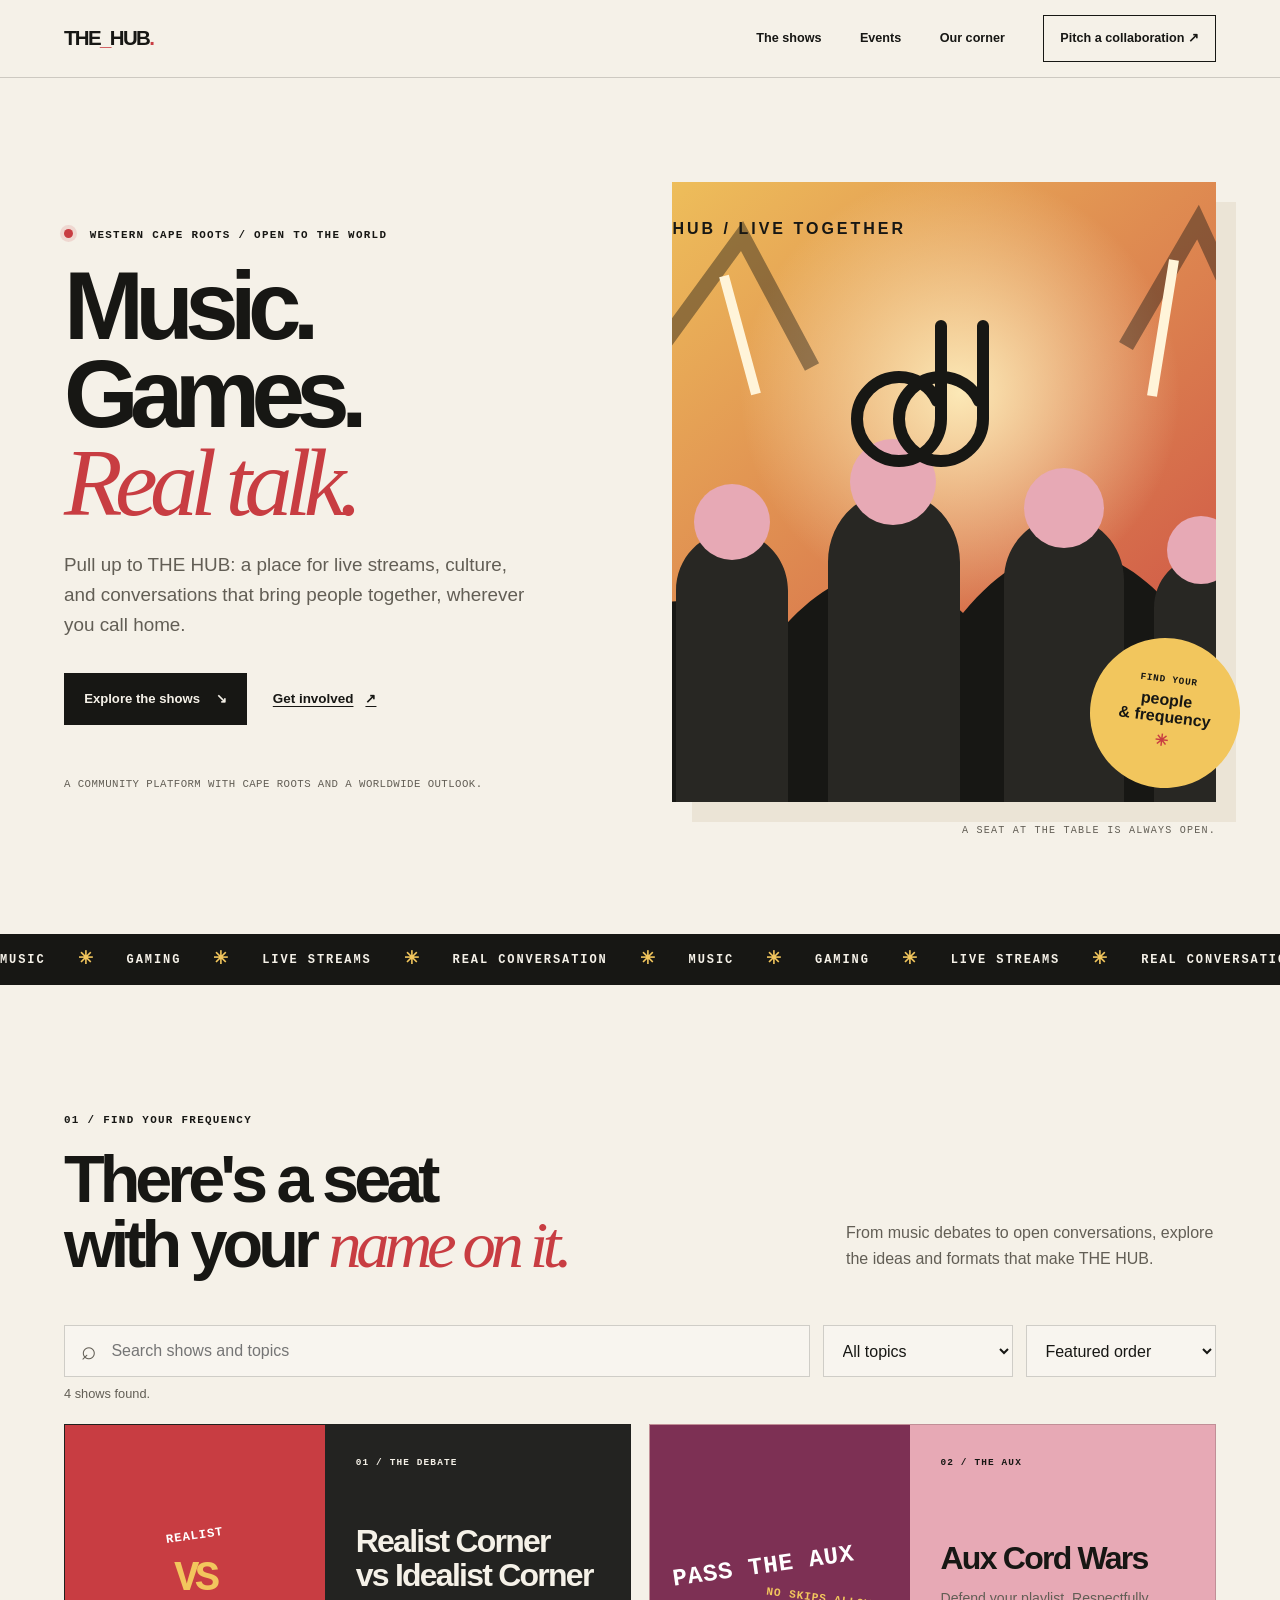
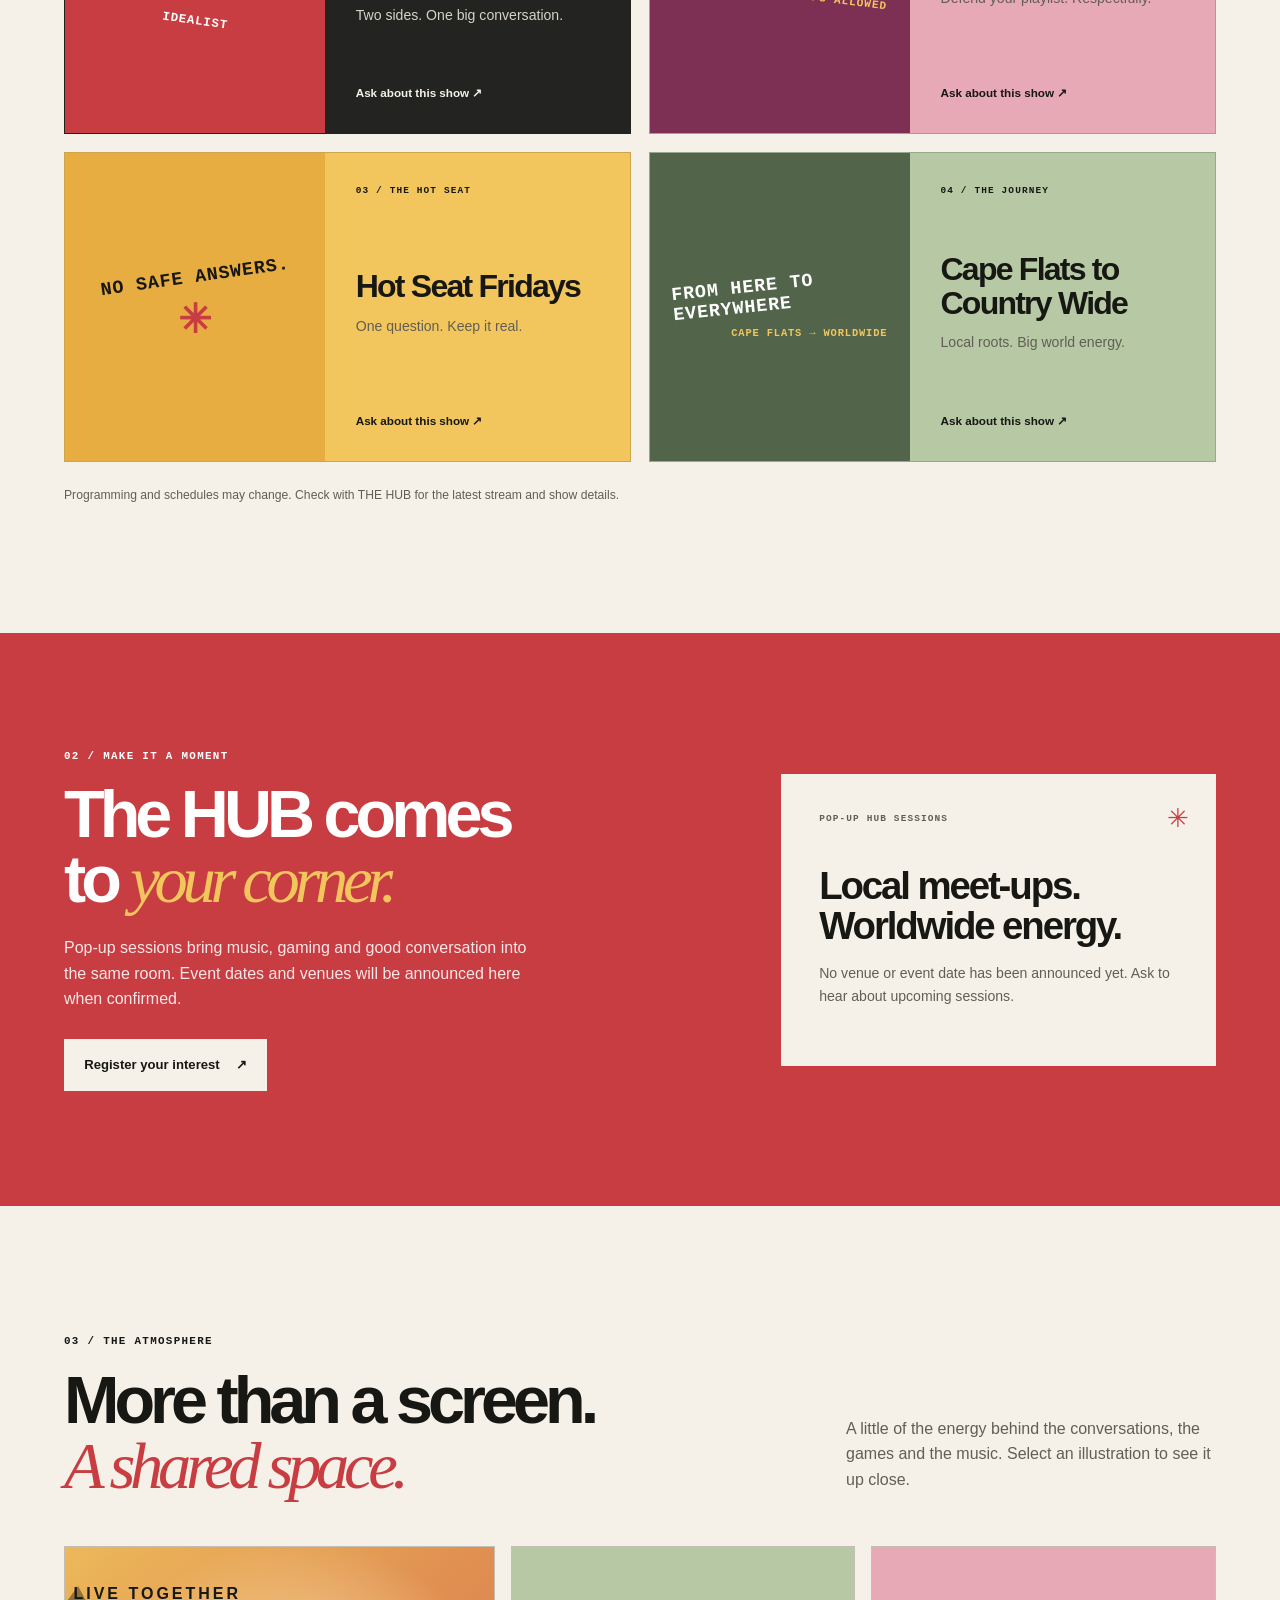
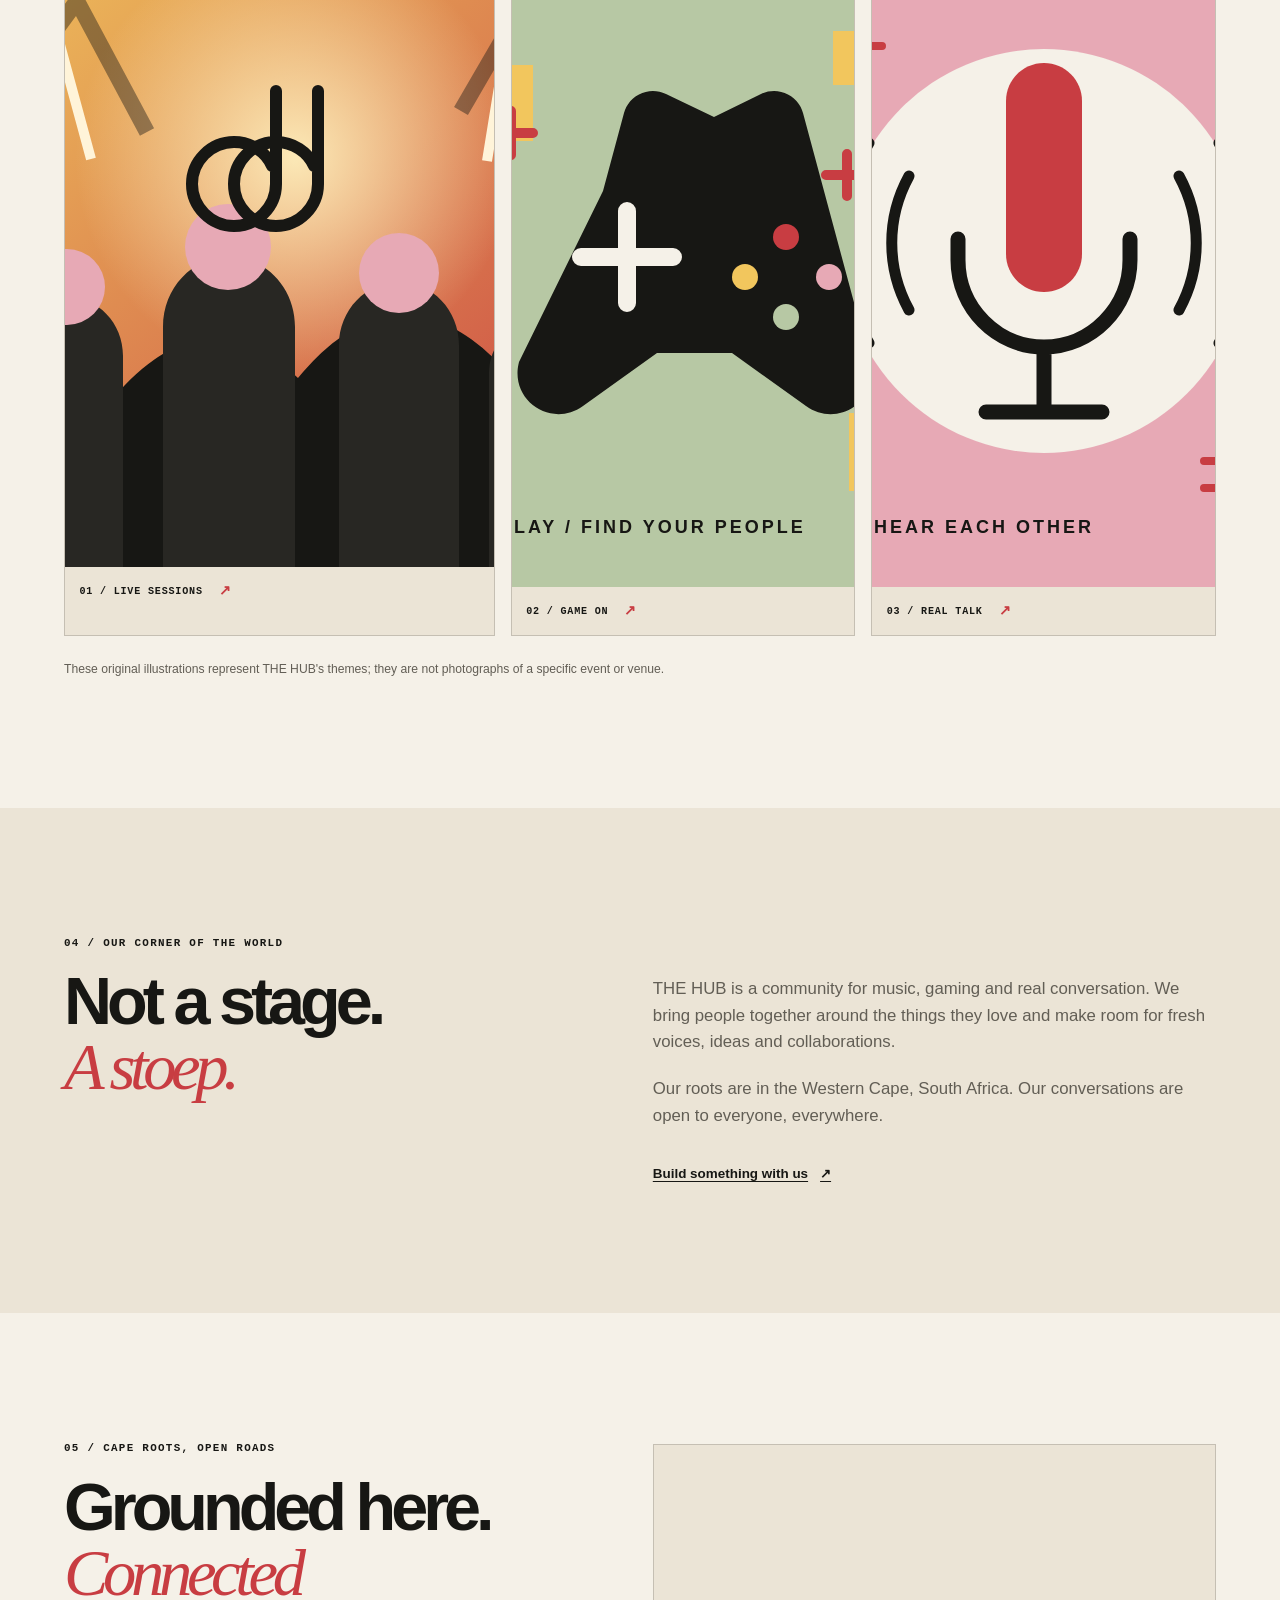
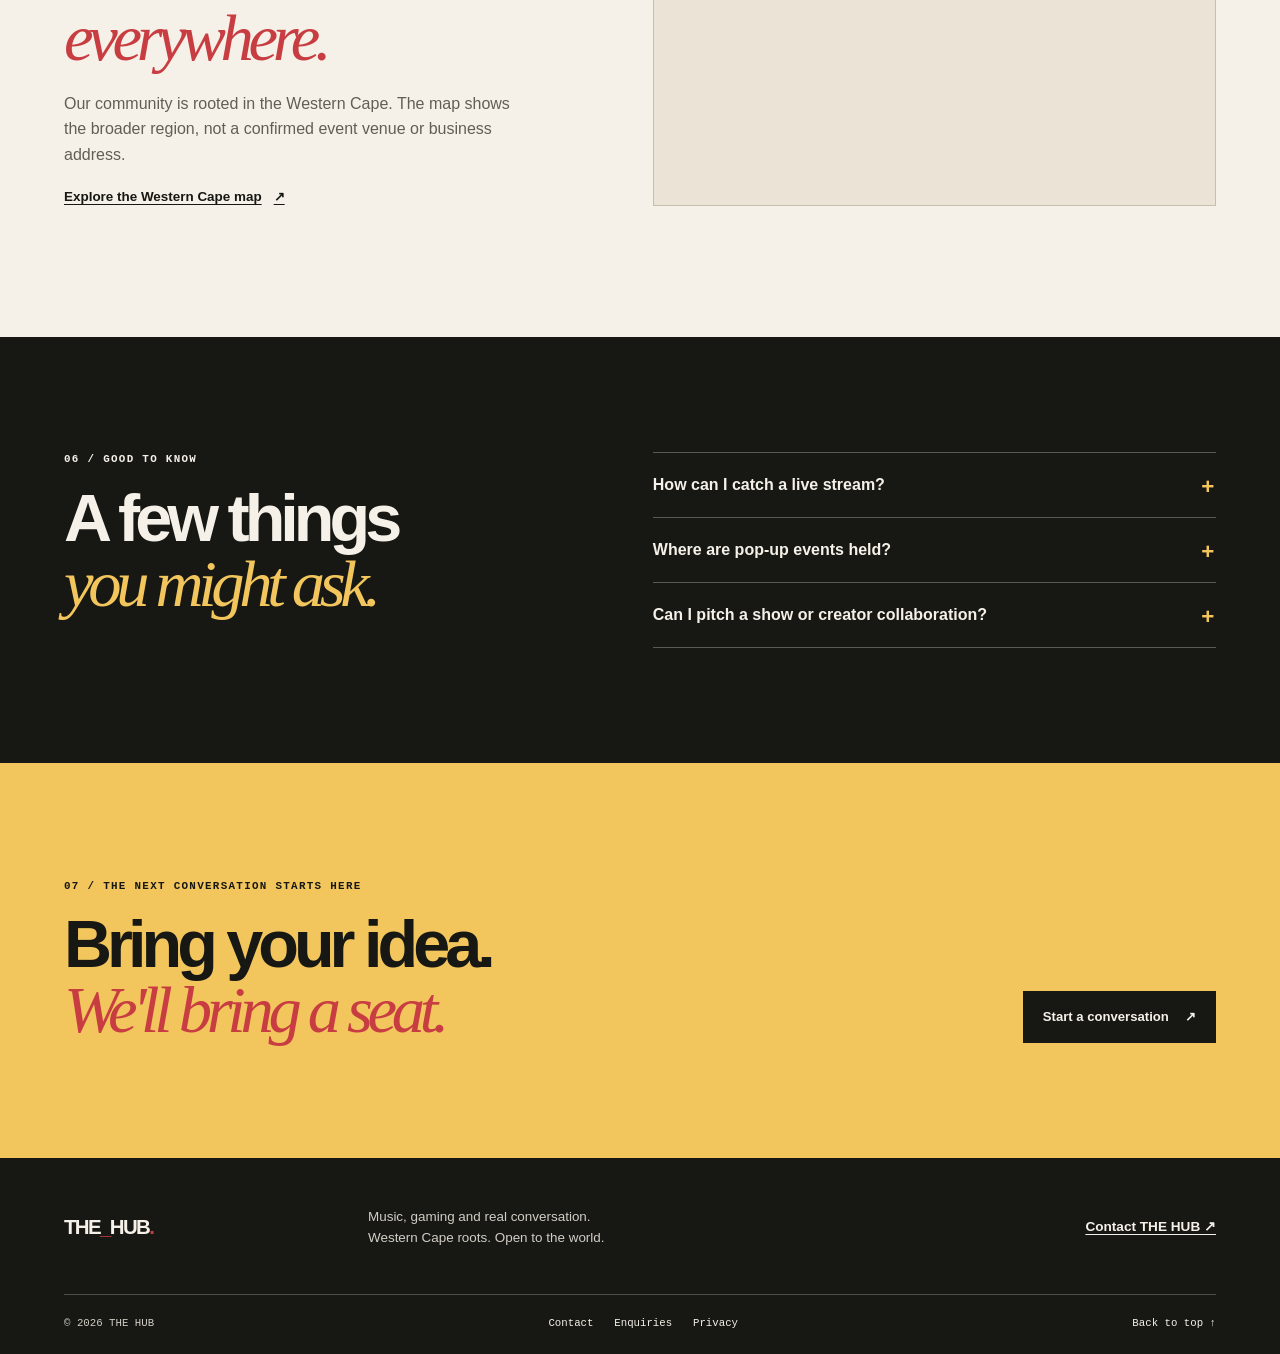
<file: index.html>
<!doctype html>
<html lang="en-ZA">
<head>
    <meta charset="utf-8">
    <meta name="viewport" content="width=device-width, initial-scale=1">
    <meta name="theme-color" content="#f5f1e8">
    <meta name="description" content="THE HUB brings music, gaming and real conversation together. Discover live streams, community events and creator collaborations from the Western Cape to the world.">
    <meta name="robots" content="index, follow">
    <meta property="og:type" content="website">
    <meta property="og:locale" content="en_ZA">
    <meta property="og:site_name" content="THE HUB">
    <meta property="og:title" content="THE HUB | Music, Gaming & Real Conversation">
    <meta property="og:description" content="A Western Cape-rooted community for music, gaming, live streams and real conversation.">
    <meta property="og:url" content="https://collectivehub-homepage.netlify.app/">
    <meta property="og:image" content="https://collectivehub-homepage.netlify.app/assets/hub-session.svg">
    <meta name="twitter:card" content="summary_large_image">
    <meta name="twitter:title" content="THE HUB | Music, Gaming & Real Conversation">
    <meta name="twitter:description" content="A Western Cape-rooted community for music, gaming, live streams and real conversation.">
    <meta name="twitter:image" content="https://collectivehub-homepage.netlify.app/assets/hub-session.svg">
    <link rel="canonical" href="https://collectivehub-homepage.netlify.app/">
    <link rel="icon" href="assets/favicon.svg" type="image/svg+xml">
    <link rel="stylesheet" href="styles.css">
    <script type="application/ld+json">
    {
        "@context": "https://schema.org",
        "@graph": [
            {
                "@type": "Organization",
                "name": "THE HUB",
                "url": "https://collectivehub-homepage.netlify.app/",
                "description": "A Western Cape-rooted entertainment community for music, gaming, live streams and real conversation.",
                "areaServed": {
                    "@type": "AdministrativeArea",
                    "name": "Western Cape, South Africa"
                }
            },
            {
                "@type": "WebSite",
                "name": "THE HUB",
                "url": "https://collectivehub-homepage.netlify.app/",
                "inLanguage": "en-ZA"
            }
        ]
    }
    </script>
    <script src="app.js" defer></script>
    <title>THE HUB | Music, Gaming &amp; Real Conversation</title>
</head>
<body>
    <a class="skip-link" href="#main">Skip to content</a>
    <header class="site-header">
        <a class="wordmark" href="index.html" aria-label="THE HUB home">THE<span>_</span>HUB<span class="wordmark-period">.</span></a>
        <button class="menu-toggle" type="button" aria-expanded="false" aria-controls="site-nav" aria-label="Open navigation">
            <span></span><span></span>
        </button>
        <nav class="site-nav" id="site-nav" aria-label="Main navigation">
            <a href="#shows">The shows</a>
            <a href="#events">Events</a>
            <a href="#about">Our corner</a>
            <a class="nav-cta" href="enquiry.html?interest=collaboration">Pitch a collaboration <span aria-hidden="true">↗</span></a>
        </nav>
    </header>

    <main id="main">
        <section class="hero" id="home" aria-labelledby="hero-title">
            <div class="hero-copy">
                <p class="eyebrow"><span class="eyebrow-mark" aria-hidden="true"></span> WESTERN CAPE ROOTS / OPEN TO THE WORLD</p>
                <h1 id="hero-title">Music. Games.<br><em>Real talk.</em></h1>
                <p class="hero-intro">Pull up to THE HUB: a place for live streams, culture, and conversations that bring people together, wherever you call home.</p>
                <div class="hero-actions">
                    <a class="button button-dark" href="#shows">Explore the shows <span aria-hidden="true">↘</span></a>
                    <a class="text-link" href="enquiry.html?interest=community">Get involved <span aria-hidden="true">↗</span></a>
                </div>
                <p class="hero-note">A community platform with Cape roots and a worldwide outlook.</p>
            </div>
            <div class="hero-art" aria-label="Illustration of the music, gaming and conversation at THE HUB">
                <img src="assets/hub-session.svg" alt="" width="720" height="620" fetchpriority="high">
                <div class="hero-stamp"><span>FIND YOUR</span><strong>people<br>& frequency</strong><i aria-hidden="true">✳</i></div>
                <p class="image-caption">A SEAT AT THE TABLE IS ALWAYS OPEN.</p>
            </div>
        </section>

        <div class="ticker" aria-label="Music, gaming, live streams and community">
            <div class="ticker-track" aria-hidden="true">
                <span>MUSIC</span><b>✳</b><span>GAMING</span><b>✳</b><span>LIVE STREAMS</span><b>✳</b><span>REAL CONVERSATION</span><b>✳</b>
                <span>MUSIC</span><b>✳</b><span>GAMING</span><b>✳</b><span>LIVE STREAMS</span><b>✳</b><span>REAL CONVERSATION</span><b>✳</b>
            </div>
        </div>

        <section class="section-wrap shows" id="shows" aria-labelledby="shows-title">
            <div class="section-heading">
                <div>
                    <p class="eyebrow">01 / Find your frequency</p>
                    <h2 id="shows-title">There's a seat<br>with your <em>name on it.</em></h2>
                </div>
                <p class="section-intro">From music debates to open conversations, explore the ideas and formats that make THE HUB.</p>
            </div>

            <div class="discovery-controls">
                <label class="search-field">
                    <span class="visually-hidden">Search shows and topics</span>
                    <span class="search-icon" aria-hidden="true">⌕</span>
                    <input id="show-search" type="search" placeholder="Search shows and topics" autocomplete="off">
                </label>
                <label class="filter-field">
                    <span class="visually-hidden">Filter shows by category</span>
                    <select id="show-filter">
                        <option value="all">All topics</option>
                        <option value="conversation">Conversation</option>
                        <option value="music">Music</option>
                        <option value="community">Community</option>
                    </select>
                </label>
                <label class="filter-field">
                    <span class="visually-hidden">Sort shows</span>
                    <select id="show-sort">
                        <option value="featured">Featured order</option>
                        <option value="name">Name: A to Z</option>
                        <option value="category">Category</option>
                    </select>
                </label>
            </div>
            <p class="search-status" id="show-search-status" aria-live="polite"></p>

            <div class="show-grid" id="show-grid">
                <article class="show-card show-card--dark" data-content-card data-order="1" data-category="conversation" data-search="realist corner idealist corner debate opinions perspectives conversation">
                    <div class="card-art card-art--debate" aria-hidden="true"><span>REALIST</span><b>VS</b><span>IDEALIST</span></div>
                    <div class="card-copy">
                        <p class="card-kicker">01 / THE DEBATE</p>
                        <h3 aria-label="Realist Corner vs Idealist Corner">Realist Corner<br>vs Idealist Corner</h3>
                        <p>Two sides. One big conversation.</p>
                        <a href="enquiry.html?interest=show" aria-label="Ask about Realist Corner vs Idealist Corner">Ask about this show <span aria-hidden="true">↗</span></a>
                    </div>
                </article>
                <article class="show-card show-card--pink" data-content-card data-order="2" data-category="music" data-search="aux cord wars playlist music songs culture">
                    <div class="card-art card-art--aux" aria-hidden="true"><span>PASS<br>THE AUX</span><i>NO SKIPS<br>ALLOWED</i></div>
                    <div class="card-copy">
                        <p class="card-kicker">02 / THE AUX</p>
                        <h3>Aux Cord Wars</h3>
                        <p>Defend your playlist. Respectfully.</p>
                        <a href="enquiry.html?interest=show" aria-label="Ask about Aux Cord Wars">Ask about this show <span aria-hidden="true">↗</span></a>
                    </div>
                </article>
                <article class="show-card show-card--yellow" data-content-card data-order="3" data-category="conversation" data-search="hot seat fridays question conversation interview culture">
                    <div class="card-art card-art--hotseat" aria-hidden="true"><span>NO<br>SAFE<br>ANSWERS.</span><b>✳</b></div>
                    <div class="card-copy">
                        <p class="card-kicker">03 / THE HOT SEAT</p>
                        <h3>Hot Seat Fridays</h3>
                        <p>One question. Keep it real.</p>
                        <a href="enquiry.html?interest=show" aria-label="Ask about Hot Seat Fridays">Ask about this show <span aria-hidden="true">↗</span></a>
                    </div>
                </article>
                <article class="show-card show-card--green" data-content-card data-order="4" data-category="community" data-search="cape flats country wide local culture journey community">
                    <div class="card-art card-art--journey" aria-hidden="true"><span>FROM HERE<br>TO EVERYWHERE</span><i>CAPE FLATS<br>→ WORLDWIDE</i></div>
                    <div class="card-copy">
                        <p class="card-kicker">04 / THE JOURNEY</p>
                        <h3>Cape Flats to Country Wide</h3>
                        <p>Local roots. Big world energy.</p>
                        <a href="enquiry.html?interest=show" aria-label="Ask about Cape Flats to Country Wide">Ask about this show <span aria-hidden="true">↗</span></a>
                    </div>
                </article>
            </div>
            <p class="section-footnote">Programming and schedules may change. Check with THE HUB for the latest stream and show details.</p>
        </section>

        <section class="events-band" id="events" aria-labelledby="events-title">
            <div class="section-wrap events-layout">
                <div>
                    <p class="eyebrow">02 / Make it a moment</p>
                    <h2 id="events-title">The HUB comes<br>to <em>your corner.</em></h2>
                    <p>Pop-up sessions bring music, gaming and good conversation into the same room. Event dates and venues will be announced here when confirmed.</p>
                    <a class="button button-light" href="enquiry.html?interest=event">Register your interest <span aria-hidden="true">↗</span></a>
                </div>
                <div class="event-note">
                    <span class="event-symbol" aria-hidden="true">✳</span>
                    <p class="card-kicker">POP-UP HUB SESSIONS</p>
                    <h3>Local meet-ups.<br>Worldwide energy.</h3>
                    <p>No venue or event date has been announced yet. Ask to hear about upcoming sessions.</p>
                </div>
            </div>
        </section>

        <section class="section-wrap gallery-section" aria-labelledby="gallery-title">
            <div class="section-heading">
                <div>
                    <p class="eyebrow">03 / The atmosphere</p>
                    <h2 id="gallery-title">More than a screen.<br><em>A shared space.</em></h2>
                </div>
                <p class="section-intro">A little of the energy behind the conversations, the games and the music. Select an illustration to see it up close.</p>
            </div>
            <div class="gallery-grid">
                <button class="gallery-item gallery-item--wide" type="button" data-lightbox data-image="assets/hub-session.svg" data-image-alt="Illustration of a live music session with a crowd and stage lights">
                    <img src="assets/hub-session.svg" alt="Illustration of a live music session with a crowd and stage lights" width="720" height="620" loading="lazy">
                    <span>01 / LIVE SESSIONS <b aria-hidden="true">↗</b></span>
                </button>
                <button class="gallery-item" type="button" data-lightbox data-image="assets/hub-gaming.svg" data-image-alt="Illustration of a game controller surrounded by vivid pixels">
                    <img src="assets/hub-gaming.svg" alt="Illustration of a game controller surrounded by vivid pixels" width="640" height="640" loading="lazy">
                    <span>02 / GAME ON <b aria-hidden="true">↗</b></span>
                </button>
                <button class="gallery-item" type="button" data-lightbox data-image="assets/hub-conversation.svg" data-image-alt="Illustration of a microphone and sound waves for an open conversation">
                    <img src="assets/hub-conversation.svg" alt="Illustration of a microphone and sound waves for an open conversation" width="640" height="640" loading="lazy">
                    <span>03 / REAL TALK <b aria-hidden="true">↗</b></span>
                </button>
            </div>
            <dialog class="lightbox" aria-label="Expanded gallery image">
                <button class="lightbox-close" type="button" aria-label="Close image">×</button>
                <img class="lightbox-image" src="assets/hub-session.svg" alt="">
                <p class="lightbox-caption"></p>
            </dialog>
            <p class="section-footnote">These original illustrations represent THE HUB's themes; they are not photographs of a specific event or venue.</p>
        </section>

        <section class="about-section" id="about" aria-labelledby="about-title">
            <div class="section-wrap about-layout">
                <div>
                    <p class="eyebrow">04 / Our corner of the world</p>
                    <h2 id="about-title">Not a stage.<br><em>A stoep.</em></h2>
                </div>
                <div class="about-copy">
                    <p>THE HUB is a community for music, gaming and real conversation. We bring people together around the things they love and make room for fresh voices, ideas and collaborations.</p>
                    <p>Our roots are in the Western Cape, South Africa. Our conversations are open to everyone, everywhere.</p>
                    <a class="text-link" href="enquiry.html?interest=collaboration">Build something with us <span aria-hidden="true">↗</span></a>
                </div>
            </div>
        </section>

        <section class="section-wrap map-section" aria-labelledby="map-title">
            <div class="map-copy">
                <p class="eyebrow">05 / Cape roots, open roads</p>
                <h2 id="map-title">Grounded here.<br><em>Connected everywhere.</em></h2>
                <p>Our community is rooted in the Western Cape. The map shows the broader region, not a confirmed event venue or business address.</p>
                <a class="text-link" href="https://www.openstreetmap.org/#map=7/-33.9/19.0" target="_blank" rel="noopener noreferrer">Explore the Western Cape map <span aria-hidden="true">↗</span></a>
            </div>
            <div class="map-frame">
                <iframe title="Interactive map showing the Western Cape region of South Africa" src="https://www.openstreetmap.org/export/embed.html?bbox=17.8%2C-34.6%2C20.3%2C-32.8&amp;layer=mapnik" loading="lazy" referrerpolicy="no-referrer" allowfullscreen></iframe>
            </div>
        </section>

        <section class="faq-section" aria-labelledby="faq-title">
            <div class="section-wrap faq-layout">
                <div>
                    <p class="eyebrow">06 / Good to know</p>
                    <h2 id="faq-title">A few things<br><em>you might ask.</em></h2>
                </div>
                <div class="faq-list">
                    <details>
                        <summary>How can I catch a live stream?</summary>
                        <p>Stream links and schedules will be shared on the relevant show or event announcement once confirmed. Use the enquiry form if you would like to hear about upcoming sessions.</p>
                    </details>
                    <details>
                        <summary>Where are pop-up events held?</summary>
                        <p>Event locations are shared with each confirmed event. The map on this page shows our broad Western Cape roots, not a fixed venue.</p>
                    </details>
                    <details>
                        <summary>Can I pitch a show or creator collaboration?</summary>
                        <p>Yes. Tell us about your idea and the people involved through the collaboration enquiry form. The team will follow up to discuss fit and next steps.</p>
                    </details>
                </div>
            </div>
        </section>

        <section class="closing-cta" id="collaborate" aria-labelledby="closing-title">
            <div class="section-wrap closing-layout">
                <div>
                    <p class="eyebrow">07 / The next conversation starts here</p>
                    <h2 id="closing-title">Bring your idea.<br><em>We'll bring a seat.</em></h2>
                </div>
                <a class="button button-dark" href="enquiry.html?interest=collaboration">Start a conversation <span aria-hidden="true">↗</span></a>
            </div>
        </section>
    </main>

    <footer class="site-footer">
        <div class="section-wrap footer-main">
            <a class="wordmark" href="index.html" aria-label="THE HUB home">THE<span>_</span>HUB<span class="wordmark-period">.</span></a>
            <p>Music, gaming and real conversation.<br>Western Cape roots. Open to the world.</p>
            <a class="footer-email" href="mailto:katakanna18@gmail.com">Contact THE HUB <span aria-hidden="true">↗</span></a>
        </div>
        <div class="section-wrap footer-meta">
            <span>© <span data-current-year>2026</span> THE HUB</span>
            <nav aria-label="Footer navigation">
                <a href="contact.html">Contact</a>
                <a href="enquiry.html">Enquiries</a>
                <a href="privacy.html">Privacy</a>
            </nav>
            <a href="#home">Back to top ↑</a>
        </div>
    </footer>
</body>
</html>
</file>
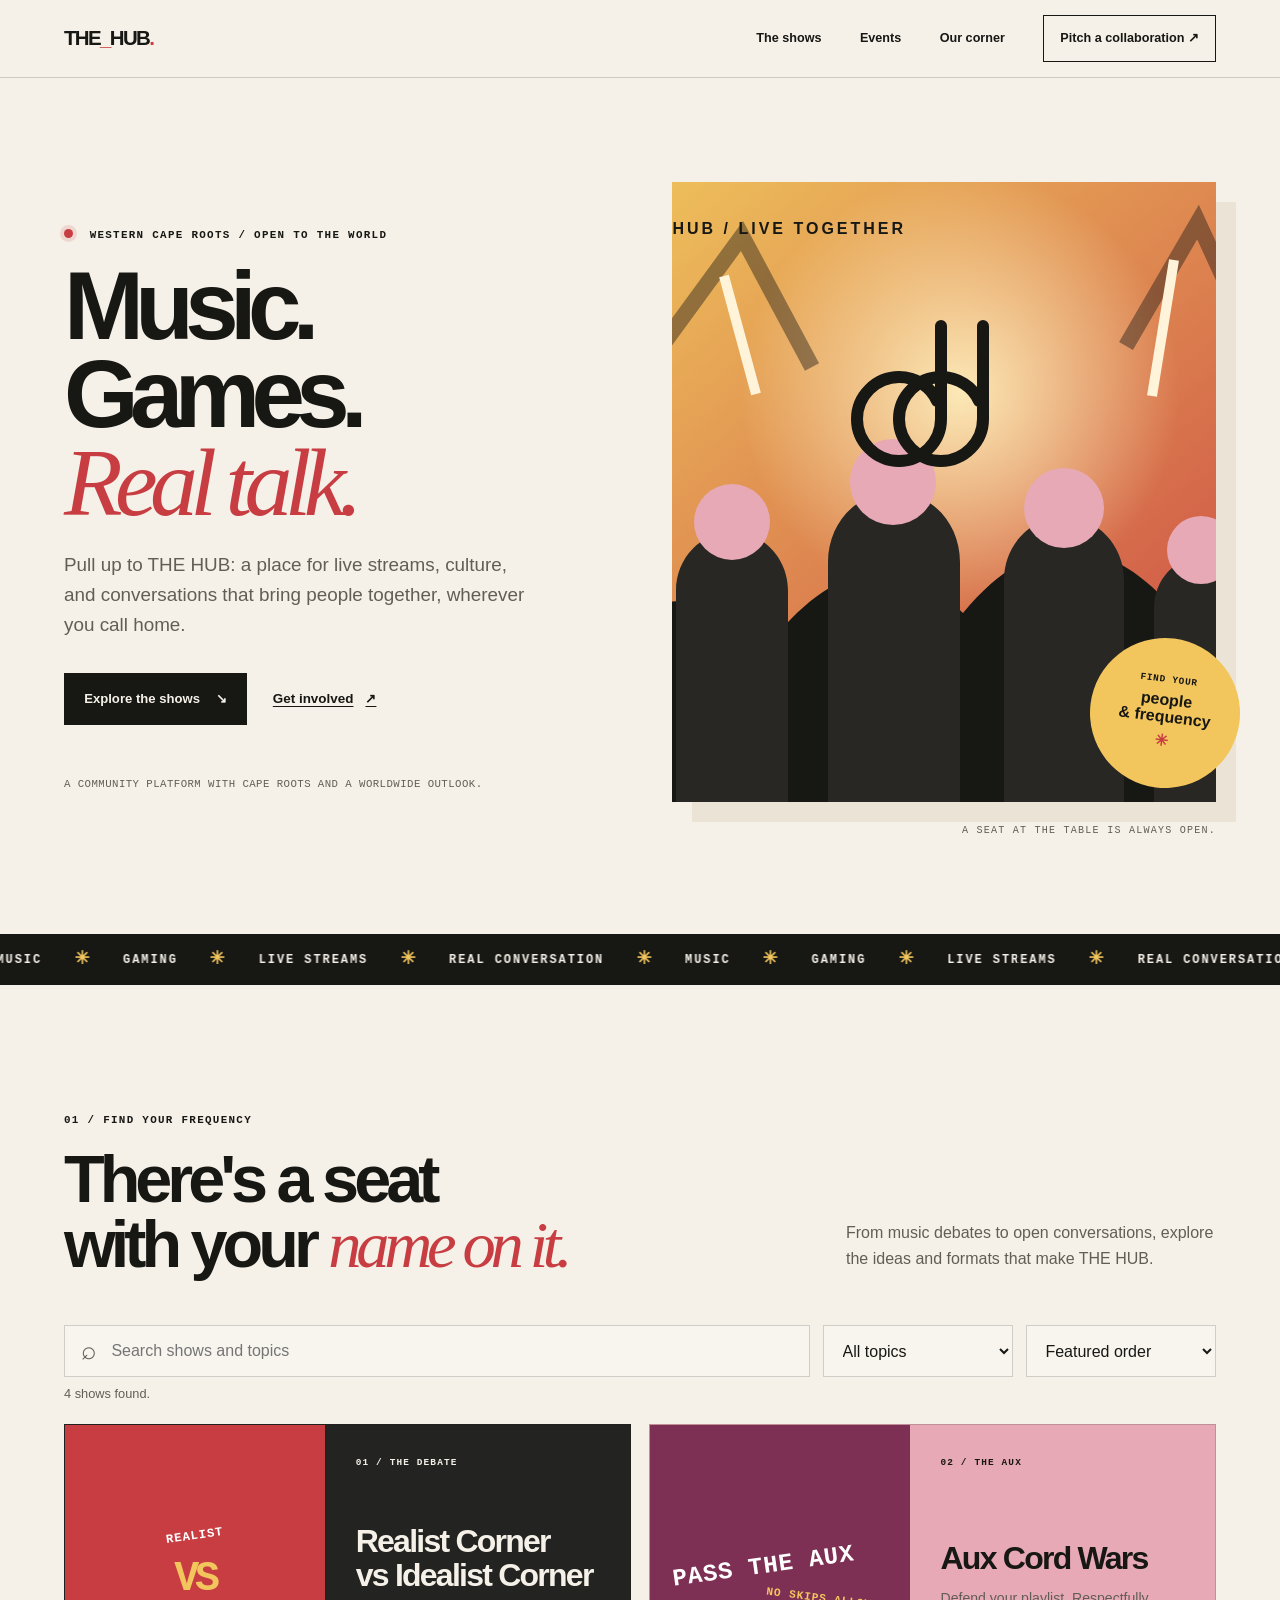
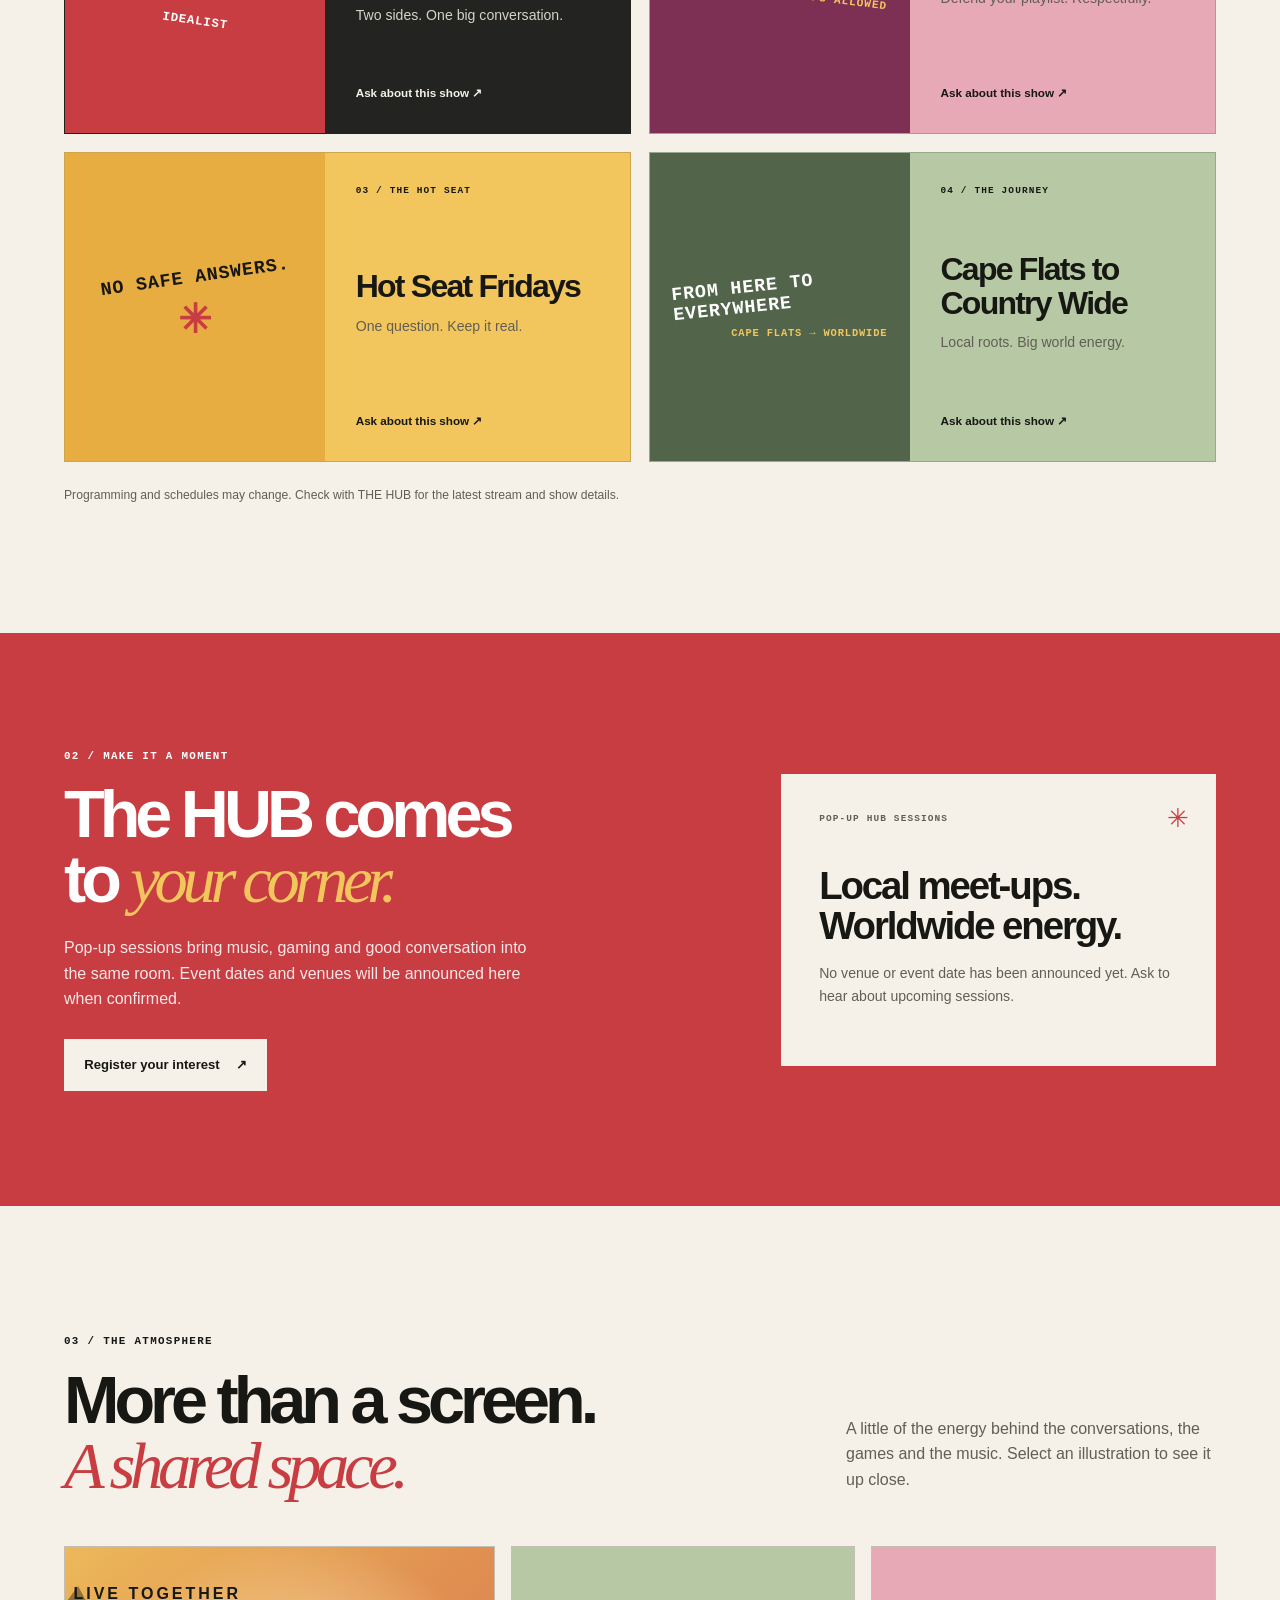
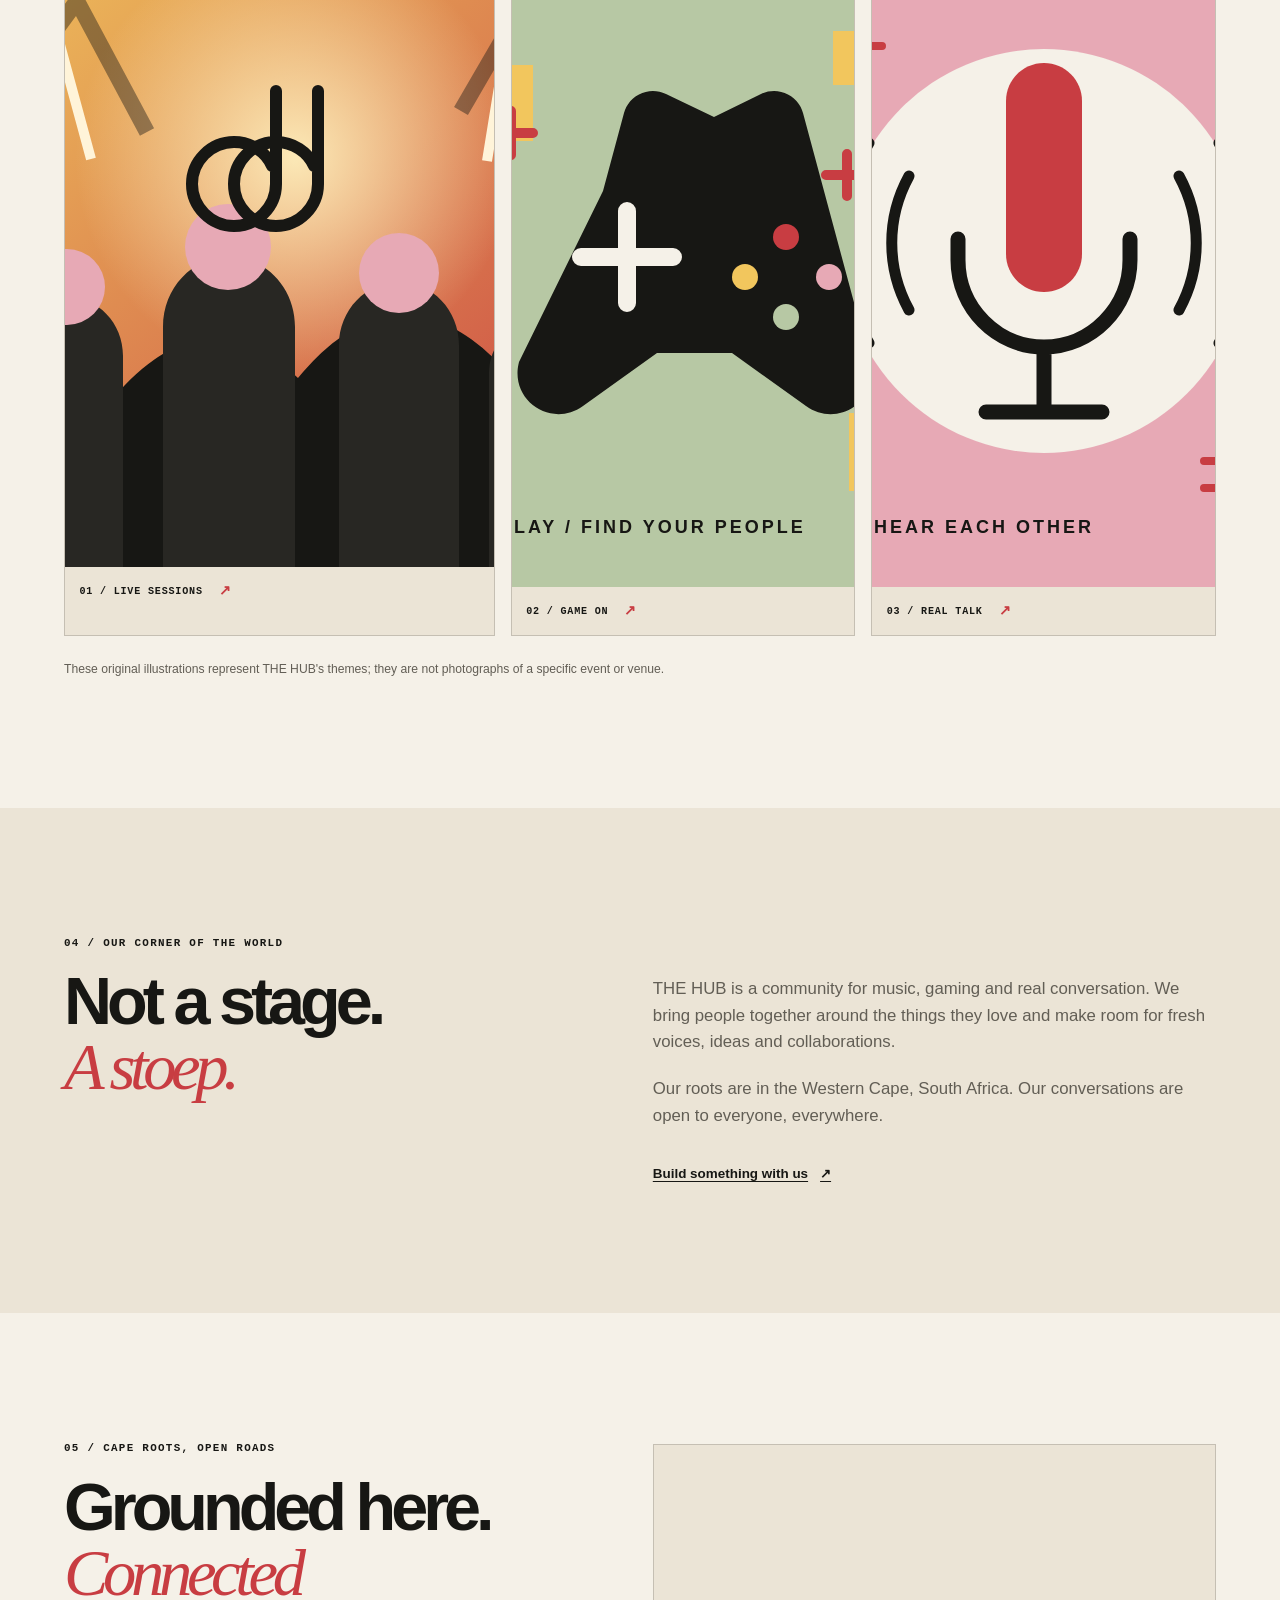
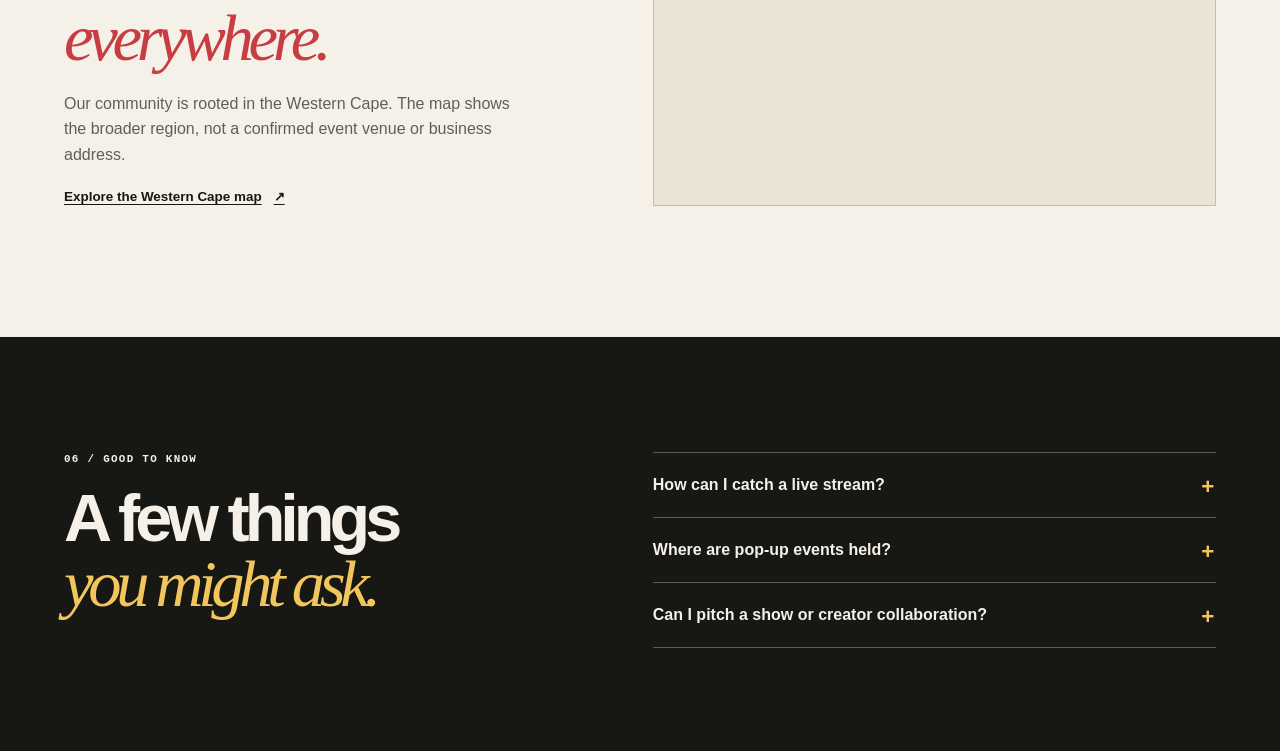
<file: Collect_hub.html>
<!doctype html>
<html lang="en">
<head>
    <meta charset="utf-8">
    <meta name="robots" content="noindex">
    <link rel="canonical" href="https://collectivehub-homepage.netlify.app/">
    <meta http-equiv="refresh" content="0; url=index.html">
    <title>THE HUB has moved</title>
</head>
<body>
    <p>THE HUB has moved. <a href="index.html">Continue to the homepage</a>.</p>
</body>
</html>
</file>
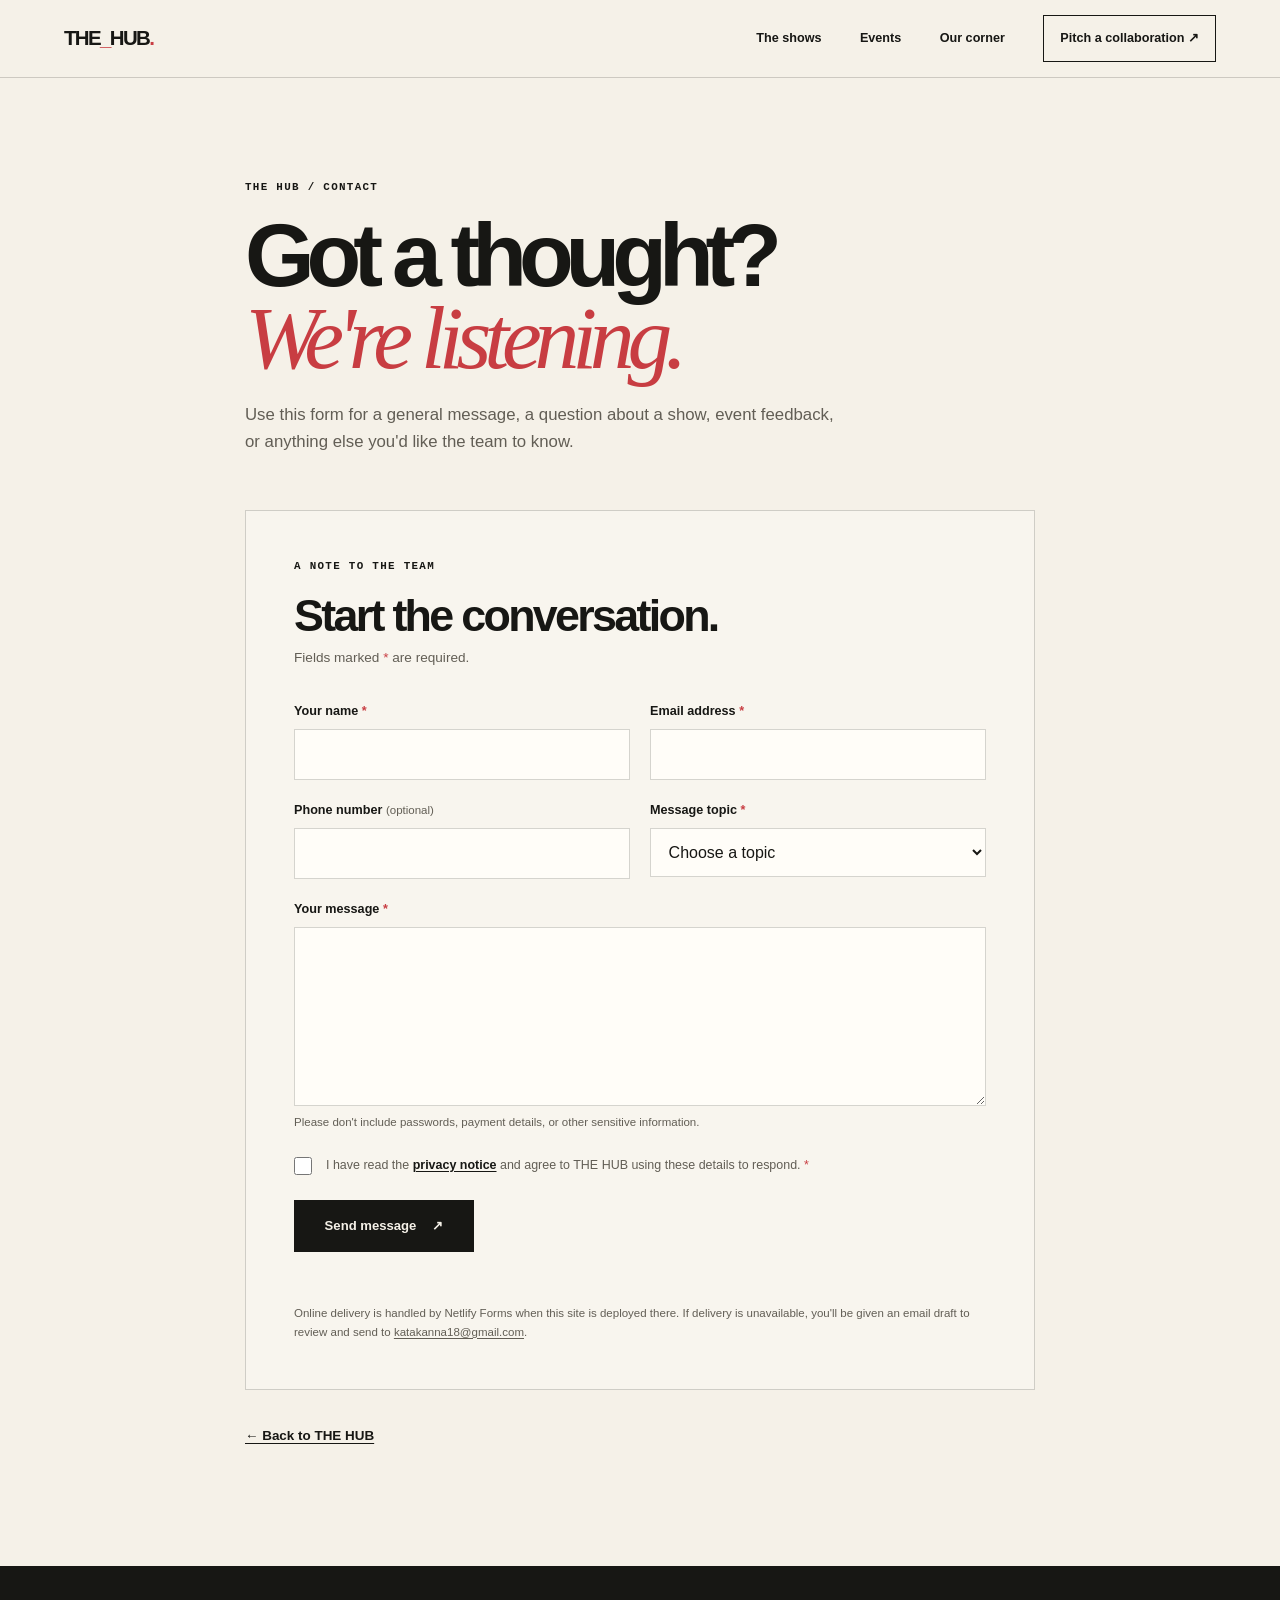
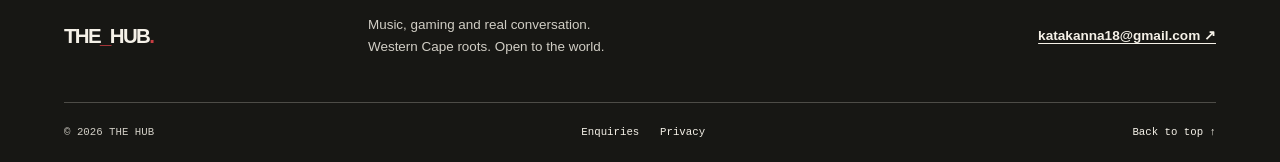
<file: contact.html>
<!doctype html>
<html lang="en-ZA">
<head>
    <meta charset="utf-8">
    <meta name="viewport" content="width=device-width, initial-scale=1">
    <meta name="theme-color" content="#f5f1e8">
    <meta name="description" content="Send THE HUB a message about a general question, show, event, or feedback. Our community is rooted in the Western Cape and open to the world.">
    <meta name="robots" content="index, follow">
    <meta property="og:type" content="website">
    <meta property="og:site_name" content="THE HUB">
    <meta property="og:title" content="Contact THE HUB | Music, Gaming & Real Conversation">
    <meta property="og:description" content="Send THE HUB a general message, question, or feedback.">
    <meta property="og:url" content="https://collectivehub-homepage.netlify.app/contact.html">
    <meta property="og:image" content="https://collectivehub-homepage.netlify.app/assets/hub-session.svg">
    <link rel="canonical" href="https://collectivehub-homepage.netlify.app/contact.html">
    <link rel="icon" href="assets/favicon.svg" type="image/svg+xml">
    <link rel="stylesheet" href="styles.css">
    <script src="app.js" defer></script>
    <title>Contact THE HUB | General Enquiries</title>
</head>
<body>
    <a class="skip-link" href="#main">Skip to content</a>
    <header class="site-header">
        <a class="wordmark" href="index.html" aria-label="THE HUB home">THE<span>_</span>HUB<span class="wordmark-period">.</span></a>
        <button class="menu-toggle" type="button" aria-expanded="false" aria-controls="site-nav" aria-label="Open navigation">
            <span></span><span></span>
        </button>
        <nav class="site-nav" id="site-nav" aria-label="Main navigation">
            <a href="index.html#shows">The shows</a>
            <a href="index.html#events">Events</a>
            <a href="index.html#about">Our corner</a>
            <a class="nav-cta" href="enquiry.html?interest=collaboration">Pitch a collaboration <span aria-hidden="true">↗</span></a>
        </nav>
    </header>

    <main id="main" class="form-page">
        <section class="form-intro" aria-labelledby="page-title">
            <p class="eyebrow">THE HUB / CONTACT</p>
            <h1 id="page-title">Got a thought?<br><em>We're listening.</em></h1>
            <p>Use this form for a general message, a question about a show, event feedback, or anything else you'd like the team to know.</p>
        </section>

        <section class="form-panel" aria-labelledby="contact-form-title">
            <div class="form-panel-heading">
                <p class="eyebrow">A note to the team</p>
                <h2 id="contact-form-title">Start the conversation.</h2>
                <p>Fields marked <span aria-hidden="true">*</span> are required.</p>
            </div>
            <form name="hub-contact" method="POST" action="/" data-netlify="true" netlify-honeypot="bot-field" data-ajax-form data-form-kind="contact">
                <input type="hidden" name="form-name" value="hub-contact">
                <div hidden><label>Leave this field empty <input name="bot-field"></label></div>
                <div class="form-grid">
                    <div class="form-field">
                        <label for="contact-name">Your name <span aria-hidden="true">*</span></label>
                        <input id="contact-name" name="name" type="text" autocomplete="name" minlength="2" maxlength="80" required>
                    </div>
                    <div class="form-field">
                        <label for="contact-email">Email address <span aria-hidden="true">*</span></label>
                        <input id="contact-email" name="email" type="email" autocomplete="email" maxlength="254" required>
                    </div>
                    <div class="form-field">
                        <label for="contact-phone">Phone number <span class="optional">(optional)</span></label>
                        <input id="contact-phone" name="phone" type="tel" autocomplete="tel" inputmode="tel" pattern="\+?[0-9][0-9\s.\x28\x29\x2d]{5,18}[0-9]" title="Enter a phone number with 7 to 20 characters using numbers, spaces, +, brackets, dots, or hyphens.">
                    </div>
                    <div class="form-field">
                        <label for="contact-topic">Message topic <span aria-hidden="true">*</span></label>
                        <select id="contact-topic" name="topic" required>
                            <option value="">Choose a topic</option>
                            <option>General question</option>
                            <option>Show or stream</option>
                            <option>Event feedback</option>
                            <option>Website issue</option>
                            <option>Other</option>
                        </select>
                    </div>
                    <div class="form-field form-field--full">
                        <label for="contact-message">Your message <span aria-hidden="true">*</span></label>
                        <textarea id="contact-message" name="message" rows="6" minlength="10" maxlength="3000" required></textarea>
                        <span class="field-hint">Please don't include passwords, payment details, or other sensitive information.</span>
                    </div>
                </div>
                <label class="consent-field">
                    <input type="checkbox" name="privacy-consent" value="confirmed" required>
                    <span>I have read the <a href="privacy.html">privacy notice</a> and agree to THE HUB using these details to respond. <span aria-hidden="true">*</span></span>
                </label>
                <button class="button button-dark submit-button" type="submit">Send message <span aria-hidden="true">↗</span></button>
                <p class="form-status" role="status" aria-live="polite" tabindex="-1"></p>
                <p class="form-delivery-note">Online delivery is handled by Netlify Forms when this site is deployed there. If delivery is unavailable, you'll be given an email draft to review and send to <a href="mailto:katakanna18@gmail.com">katakanna18@gmail.com</a>.</p>
            </form>
        </section>
        <p class="form-backlink"><a class="text-link" href="index.html">← Back to THE HUB</a></p>
    </main>

    <footer class="site-footer">
        <div class="section-wrap footer-main">
            <a class="wordmark" href="index.html" aria-label="THE HUB home">THE<span>_</span>HUB<span class="wordmark-period">.</span></a>
            <p>Music, gaming and real conversation.<br>Western Cape roots. Open to the world.</p>
            <a class="footer-email" href="mailto:katakanna18@gmail.com">katakanna18@gmail.com <span aria-hidden="true">↗</span></a>
        </div>
        <div class="section-wrap footer-meta">
            <span>© <span data-current-year>2026</span> THE HUB</span>
            <nav aria-label="Footer navigation"><a href="enquiry.html">Enquiries</a><a href="privacy.html">Privacy</a></nav>
            <a href="#main">Back to top ↑</a>
        </div>
    </footer>
</body>
</html>
</file>
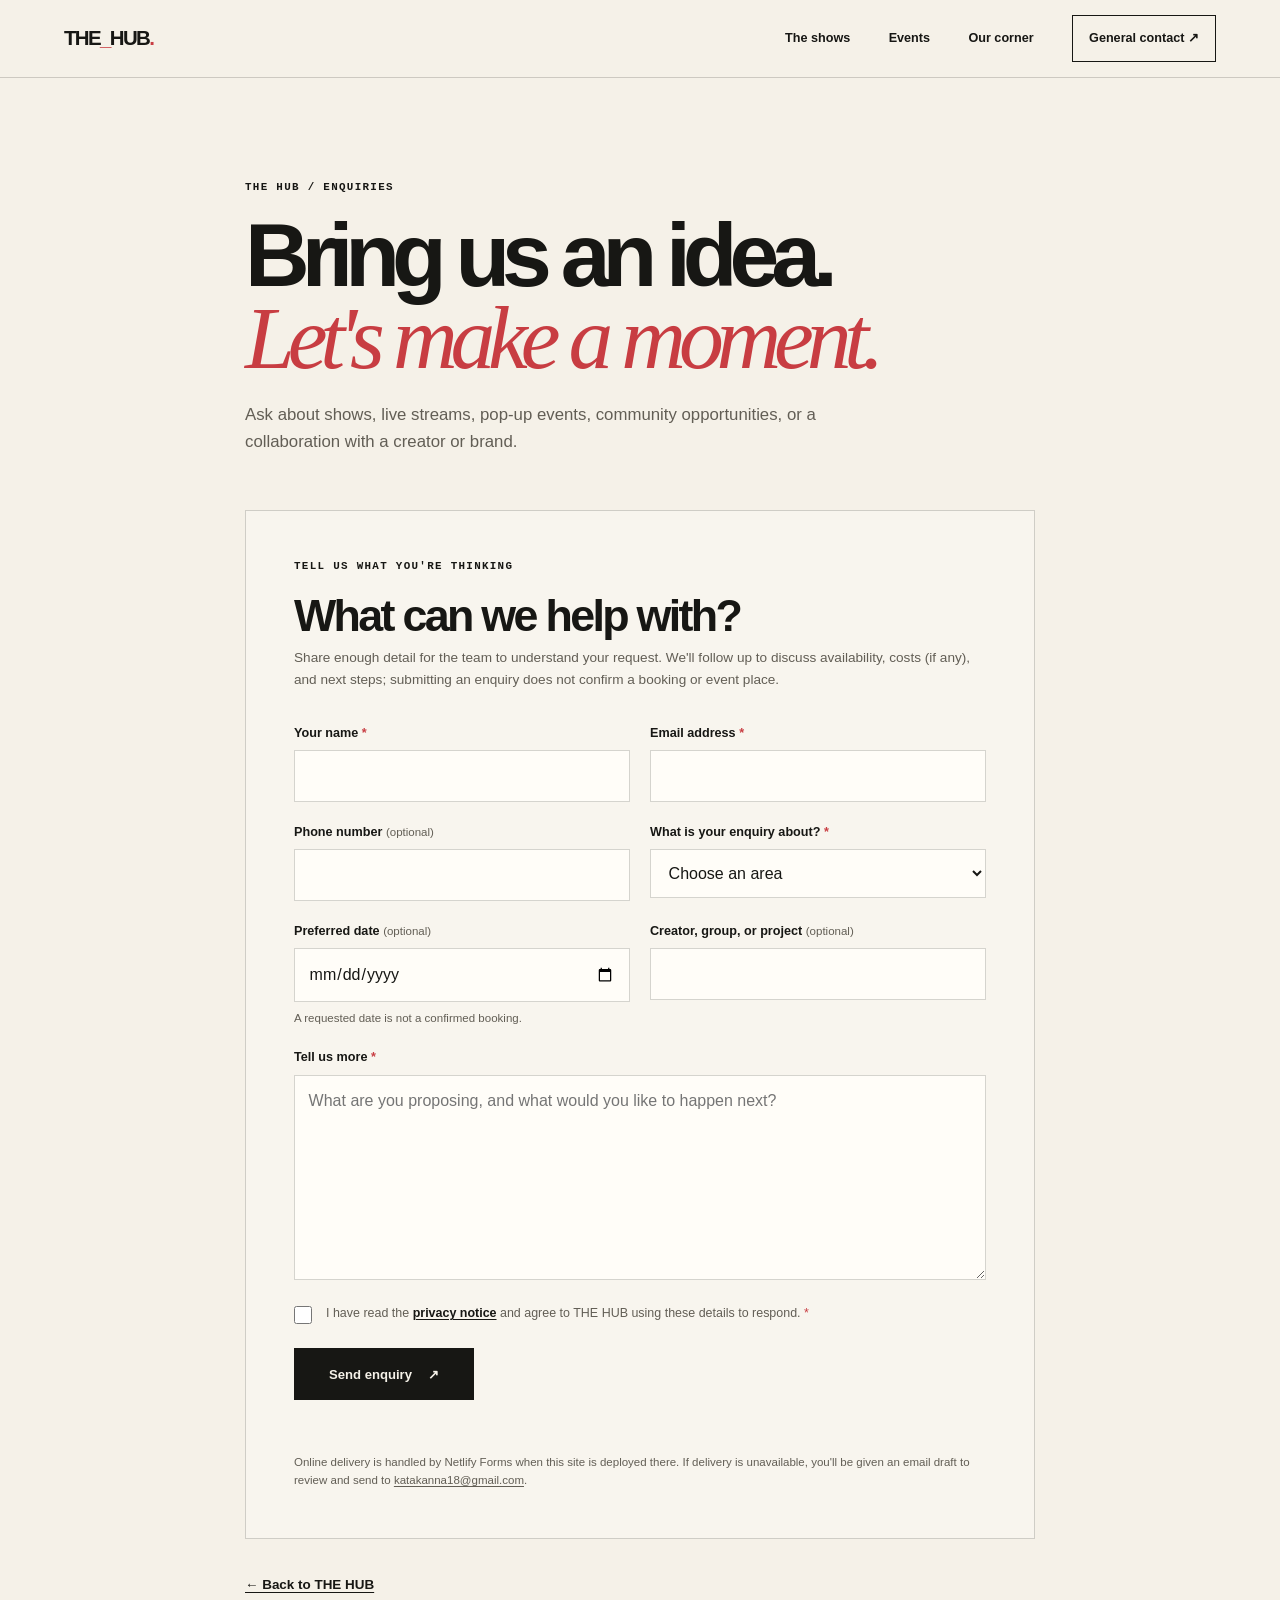
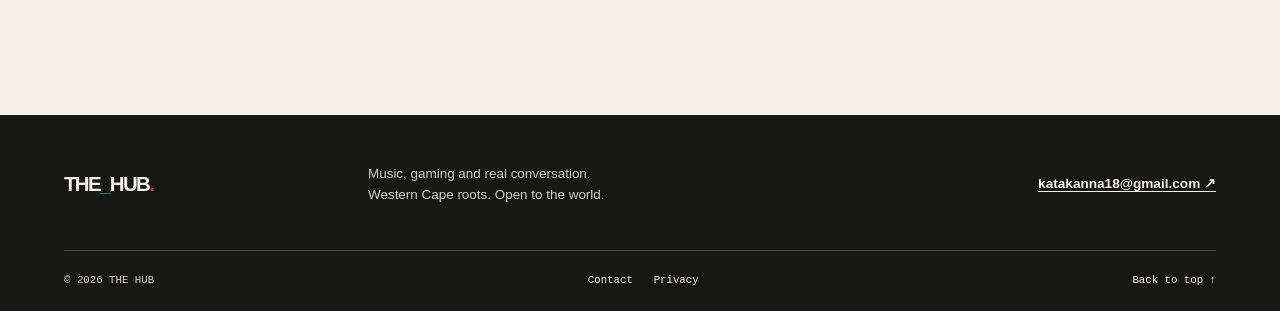
<file: enquiry.html>
<!doctype html>
<html lang="en-ZA">
<head>
    <meta charset="utf-8">
    <meta name="viewport" content="width=device-width, initial-scale=1">
    <meta name="theme-color" content="#f5f1e8">
    <meta name="description" content="Ask THE HUB about live streams, events, music and gaming content, volunteering, or creator and sponsor collaborations.">
    <meta name="robots" content="index, follow">
    <meta property="og:type" content="website">
    <meta property="og:site_name" content="THE HUB">
    <meta property="og:title" content="Enquire About Shows, Events & Collaborations | THE HUB">
    <meta property="og:description" content="Tell THE HUB what you have in mind. Ask about shows, events, community opportunities, or collaborations.">
    <meta property="og:url" content="https://collectivehub-homepage.netlify.app/enquiry.html">
    <meta property="og:image" content="https://collectivehub-homepage.netlify.app/assets/hub-session.svg">
    <link rel="canonical" href="https://collectivehub-homepage.netlify.app/enquiry.html">
    <link rel="icon" href="assets/favicon.svg" type="image/svg+xml">
    <link rel="stylesheet" href="styles.css">
    <script src="app.js" defer></script>
    <title>Shows, Events &amp; Collaboration Enquiries | THE HUB</title>
</head>
<body>
    <a class="skip-link" href="#main">Skip to content</a>
    <header class="site-header">
        <a class="wordmark" href="index.html" aria-label="THE HUB home">THE<span>_</span>HUB<span class="wordmark-period">.</span></a>
        <button class="menu-toggle" type="button" aria-expanded="false" aria-controls="site-nav" aria-label="Open navigation">
            <span></span><span></span>
        </button>
        <nav class="site-nav" id="site-nav" aria-label="Main navigation">
            <a href="index.html#shows">The shows</a>
            <a href="index.html#events">Events</a>
            <a href="index.html#about">Our corner</a>
            <a class="nav-cta" href="contact.html">General contact <span aria-hidden="true">↗</span></a>
        </nav>
    </header>

    <main id="main" class="form-page">
        <section class="form-intro" aria-labelledby="page-title">
            <p class="eyebrow">THE HUB / ENQUIRIES</p>
            <h1 id="page-title">Bring us an idea.<br><em>Let's make a moment.</em></h1>
            <p>Ask about shows, live streams, pop-up events, community opportunities, or a collaboration with a creator or brand.</p>
        </section>

        <section class="form-panel" aria-labelledby="enquiry-form-title">
            <div class="form-panel-heading">
                <p class="eyebrow">Tell us what you're thinking</p>
                <h2 id="enquiry-form-title">What can we help with?</h2>
                <p>Share enough detail for the team to understand your request. We'll follow up to discuss availability, costs (if any), and next steps; submitting an enquiry does not confirm a booking or event place.</p>
            </div>
            <form name="hub-enquiry" method="POST" action="/" data-netlify="true" netlify-honeypot="bot-field" data-ajax-form data-form-kind="enquiry">
                <input type="hidden" name="form-name" value="hub-enquiry">
                <div hidden><label>Leave this field empty <input name="bot-field"></label></div>
                <div class="form-grid">
                    <div class="form-field">
                        <label for="enquiry-name">Your name <span aria-hidden="true">*</span></label>
                        <input id="enquiry-name" name="name" type="text" autocomplete="name" minlength="2" maxlength="80" required>
                    </div>
                    <div class="form-field">
                        <label for="enquiry-email">Email address <span aria-hidden="true">*</span></label>
                        <input id="enquiry-email" name="email" type="email" autocomplete="email" maxlength="254" required>
                    </div>
                    <div class="form-field">
                        <label for="enquiry-phone">Phone number <span class="optional">(optional)</span></label>
                        <input id="enquiry-phone" name="phone" type="tel" autocomplete="tel" inputmode="tel" pattern="\+?[0-9][0-9\s.\x28\x29\x2d]{5,18}[0-9]" title="Enter a phone number with 7 to 20 characters using numbers, spaces, +, brackets, dots, or hyphens.">
                    </div>
                    <div class="form-field">
                        <label for="enquiry-interest">What is your enquiry about? <span aria-hidden="true">*</span></label>
                        <select id="enquiry-interest" name="interest" required>
                            <option value="">Choose an area</option>
                            <option value="show">A show or live stream</option>
                            <option value="event">An event or pop-up session</option>
                            <option value="music-gaming">Music or gaming content</option>
                            <option value="collaboration">Creator or brand collaboration</option>
                            <option value="community">Volunteering or community participation</option>
                            <option value="other">Something else</option>
                        </select>
                    </div>
                    <div class="form-field">
                        <label for="enquiry-date">Preferred date <span class="optional">(optional)</span></label>
                        <input id="enquiry-date" name="preferred-date" type="date">
                        <span class="field-hint">A requested date is not a confirmed booking.</span>
                    </div>
                    <div class="form-field">
                        <label for="enquiry-name-project">Creator, group, or project <span class="optional">(optional)</span></label>
                        <input id="enquiry-name-project" name="project" type="text" maxlength="120">
                    </div>
                    <div class="form-field form-field--full">
                        <label for="enquiry-message">Tell us more <span aria-hidden="true">*</span></label>
                        <textarea id="enquiry-message" name="message" rows="7" minlength="20" maxlength="4000" required placeholder="What are you proposing, and what would you like to happen next?"></textarea>
                    </div>
                </div>
                <label class="consent-field">
                    <input type="checkbox" name="privacy-consent" value="confirmed" required>
                    <span>I have read the <a href="privacy.html">privacy notice</a> and agree to THE HUB using these details to respond. <span aria-hidden="true">*</span></span>
                </label>
                <button class="button button-dark submit-button" type="submit">Send enquiry <span aria-hidden="true">↗</span></button>
                <p class="form-status" role="status" aria-live="polite" tabindex="-1"></p>
                <p class="form-delivery-note">Online delivery is handled by Netlify Forms when this site is deployed there. If delivery is unavailable, you'll be given an email draft to review and send to <a href="mailto:katakanna18@gmail.com">katakanna18@gmail.com</a>.</p>
            </form>
        </section>
        <p class="form-backlink"><a class="text-link" href="index.html">← Back to THE HUB</a></p>
    </main>

    <footer class="site-footer">
        <div class="section-wrap footer-main">
            <a class="wordmark" href="index.html" aria-label="THE HUB home">THE<span>_</span>HUB<span class="wordmark-period">.</span></a>
            <p>Music, gaming and real conversation.<br>Western Cape roots. Open to the world.</p>
            <a class="footer-email" href="mailto:katakanna18@gmail.com">katakanna18@gmail.com <span aria-hidden="true">↗</span></a>
        </div>
        <div class="section-wrap footer-meta">
            <span>© <span data-current-year>2026</span> THE HUB</span>
            <nav aria-label="Footer navigation"><a href="contact.html">Contact</a><a href="privacy.html">Privacy</a></nav>
            <a href="#main">Back to top ↑</a>
        </div>
    </footer>
</body>
</html>
</file>
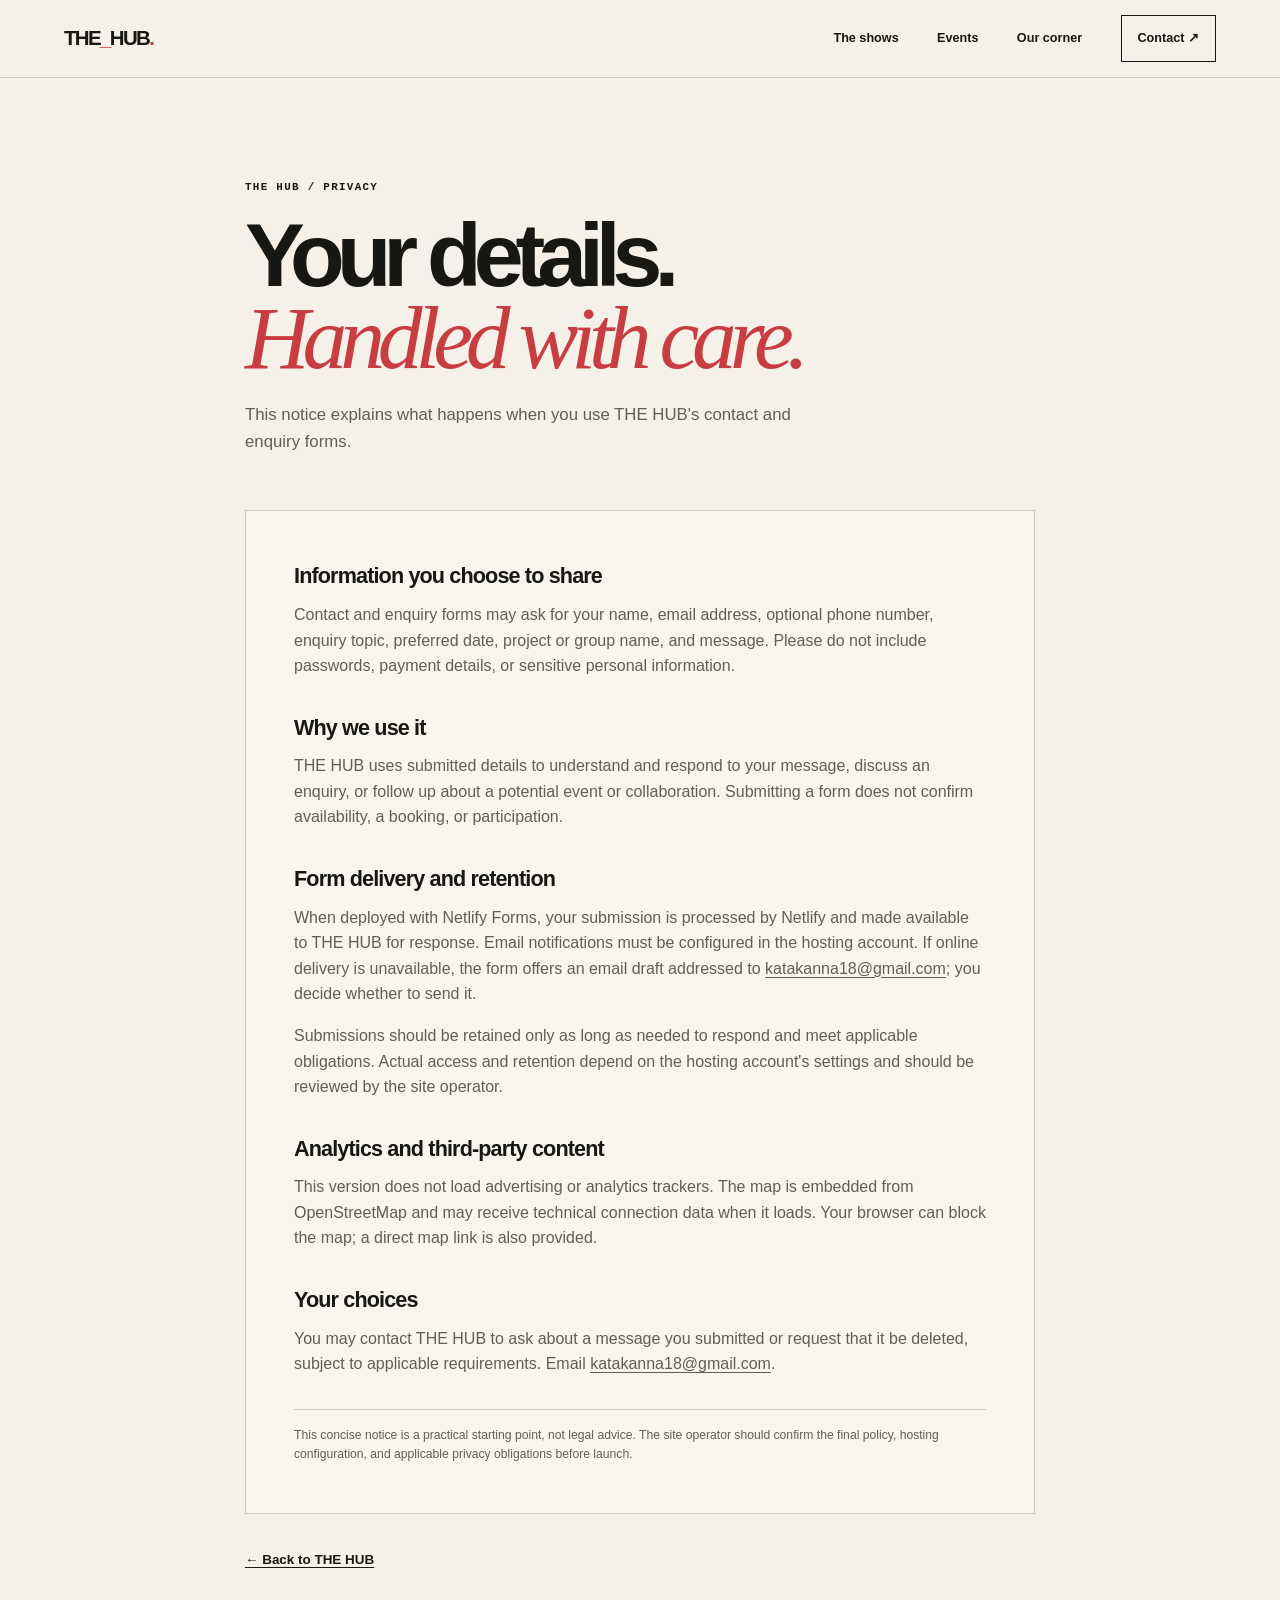
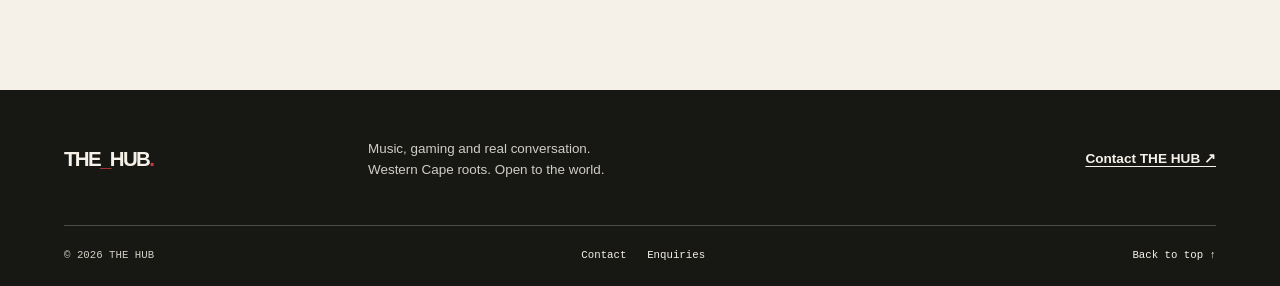
<file: privacy.html>
<!doctype html>
<html lang="en-ZA">
<head>
    <meta charset="utf-8">
    <meta name="viewport" content="width=device-width, initial-scale=1">
    <meta name="theme-color" content="#f5f1e8">
    <meta name="description" content="Read how THE HUB uses information submitted through its contact and enquiry forms.">
    <meta name="robots" content="index, follow">
    <meta property="og:type" content="website">
    <meta property="og:site_name" content="THE HUB">
    <meta property="og:title" content="Privacy Notice | THE HUB">
    <meta property="og:description" content="How THE HUB uses information submitted through its website forms.">
    <meta property="og:url" content="https://collectivehub-homepage.netlify.app/privacy.html">
    <link rel="canonical" href="https://collectivehub-homepage.netlify.app/privacy.html">
    <link rel="icon" href="assets/favicon.svg" type="image/svg+xml">
    <link rel="stylesheet" href="styles.css">
    <script src="app.js" defer></script>
    <title>Privacy Notice | THE HUB</title>
</head>
<body>
    <a class="skip-link" href="#main">Skip to content</a>
    <header class="site-header">
        <a class="wordmark" href="index.html" aria-label="THE HUB home">THE<span>_</span>HUB<span class="wordmark-period">.</span></a>
        <button class="menu-toggle" type="button" aria-expanded="false" aria-controls="site-nav" aria-label="Open navigation">
            <span></span><span></span>
        </button>
        <nav class="site-nav" id="site-nav" aria-label="Main navigation">
            <a href="index.html#shows">The shows</a>
            <a href="index.html#events">Events</a>
            <a href="index.html#about">Our corner</a>
            <a class="nav-cta" href="contact.html">Contact <span aria-hidden="true">↗</span></a>
        </nav>
    </header>
    <main id="main" class="form-page privacy-page">
        <section class="form-intro" aria-labelledby="page-title">
            <p class="eyebrow">THE HUB / PRIVACY</p>
            <h1 id="page-title">Your details.<br><em>Handled with care.</em></h1>
            <p>This notice explains what happens when you use THE HUB's contact and enquiry forms.</p>
        </section>
        <article class="privacy-content">
            <h2>Information you choose to share</h2>
            <p>Contact and enquiry forms may ask for your name, email address, optional phone number, enquiry topic, preferred date, project or group name, and message. Please do not include passwords, payment details, or sensitive personal information.</p>
            <h2>Why we use it</h2>
            <p>THE HUB uses submitted details to understand and respond to your message, discuss an enquiry, or follow up about a potential event or collaboration. Submitting a form does not confirm availability, a booking, or participation.</p>
            <h2>Form delivery and retention</h2>
            <p>When deployed with Netlify Forms, your submission is processed by Netlify and made available to THE HUB for response. Email notifications must be configured in the hosting account. If online delivery is unavailable, the form offers an email draft addressed to <a href="mailto:katakanna18@gmail.com">katakanna18@gmail.com</a>; you decide whether to send it.</p>
            <p>Submissions should be retained only as long as needed to respond and meet applicable obligations. Actual access and retention depend on the hosting account's settings and should be reviewed by the site operator.</p>
            <h2>Analytics and third-party content</h2>
            <p>This version does not load advertising or analytics trackers. The map is embedded from OpenStreetMap and may receive technical connection data when it loads. Your browser can block the map; a direct map link is also provided.</p>
            <h2>Your choices</h2>
            <p>You may contact THE HUB to ask about a message you submitted or request that it be deleted, subject to applicable requirements. Email <a href="mailto:katakanna18@gmail.com">katakanna18@gmail.com</a>.</p>
            <p class="section-footnote">This concise notice is a practical starting point, not legal advice. The site operator should confirm the final policy, hosting configuration, and applicable privacy obligations before launch.</p>
        </article>
        <p class="form-backlink"><a class="text-link" href="index.html">← Back to THE HUB</a></p>
    </main>
    <footer class="site-footer">
        <div class="section-wrap footer-main">
            <a class="wordmark" href="index.html" aria-label="THE HUB home">THE<span>_</span>HUB<span class="wordmark-period">.</span></a>
            <p>Music, gaming and real conversation.<br>Western Cape roots. Open to the world.</p>
            <a class="footer-email" href="mailto:katakanna18@gmail.com">Contact THE HUB <span aria-hidden="true">↗</span></a>
        </div>
        <div class="section-wrap footer-meta">
            <span>© <span data-current-year>2026</span> THE HUB</span>
            <nav aria-label="Footer navigation"><a href="contact.html">Contact</a><a href="enquiry.html">Enquiries</a></nav>
            <a href="#main">Back to top ↑</a>
        </div>
    </footer>
</body>
</html>
</file>
<file: styles.css>
:root {
    color-scheme: light;
    --paper: #f5f1e8;
    --paper-deep: #ebe4d6;
    --ink: #171714;
    --muted: #625e55;
    --line: rgba(23, 23, 20, .18);
    --red: #c83d42;
    --pink: #e7a9b5;
    --yellow: #f2c65d;
    --green: #b7c8a4;
    --serif: Georgia, "Times New Roman", serif;
    --sans: "Arial", "Helvetica Neue", sans-serif;
    --mono: "Courier New", monospace;
    --page-width: 1240px;
}

* {
    box-sizing: border-box;
}

html {
    scroll-behavior: smooth;
    scroll-padding-top: 6rem;
}

body {
    margin: 0;
    background: var(--paper);
    color: var(--ink);
    font: 16px/1.6 var(--sans);
    -webkit-font-smoothing: antialiased;
}

body:has(.lightbox[open]) {
    overflow: hidden;
}

a {
    color: inherit;
    text-underline-offset: .2em;
}

button,
input,
select,
textarea {
    font: inherit;
}

button,
a,
input,
select,
textarea,
summary {
    -webkit-tap-highlight-color: transparent;
}

button:focus-visible,
a:focus-visible,
input:focus-visible,
select:focus-visible,
textarea:focus-visible,
summary:focus-visible {
    outline: 3px solid var(--red);
    outline-offset: 4px;
}

img {
    display: block;
    max-width: 100%;
}

::selection {
    background: var(--red);
    color: white;
}

.skip-link {
    position: fixed;
    z-index: 20;
    top: .75rem;
    left: .75rem;
    padding: .7rem 1rem;
    transform: translateY(-160%);
    background: var(--ink);
    color: white;
}

.skip-link:focus {
    transform: translateY(0);
}

.visually-hidden {
    position: absolute;
    overflow: hidden;
    width: 1px;
    height: 1px;
    padding: 0;
    clip: rect(0, 0, 0, 0);
    white-space: nowrap;
    clip-path: inset(50%);
}

.section-wrap {
    width: min(var(--page-width), calc(100% - 10vw));
    margin-inline: auto;
}

.site-header {
    position: sticky;
    z-index: 10;
    top: 0;
    display: flex;
    min-height: 78px;
    align-items: center;
    justify-content: space-between;
    gap: 2rem;
    padding: .9rem 5vw;
    border-bottom: 1px solid var(--line);
    background: rgb(245 241 232 / 94%);
    backdrop-filter: blur(14px);
}

.wordmark {
    flex: none;
    color: var(--ink);
    font: 700 1.28rem/1 var(--sans);
    letter-spacing: -.08em;
    text-decoration: none;
}

.wordmark > span:first-child,
.wordmark-period {
    color: var(--red);
}

.site-nav {
    display: flex;
    align-items: center;
    gap: clamp(1.1rem, 3vw, 2.8rem);
}

.site-nav a,
.footer-meta a {
    font-size: .79rem;
    font-weight: 700;
    text-decoration: none;
}

.site-nav a:hover,
.footer-meta a:hover {
    color: var(--red);
}

.site-nav .nav-cta {
    padding: .78rem 1rem;
    border: 1px solid var(--ink);
    transition: background .2s ease, color .2s ease;
}

.site-nav .nav-cta:hover {
    background: var(--ink);
    color: var(--paper);
}

.menu-toggle {
    display: none;
    width: 46px;
    height: 42px;
    padding: 10px;
    border: 1px solid var(--line);
    background: transparent;
    cursor: pointer;
}

.menu-toggle span {
    display: block;
    width: 100%;
    height: 2px;
    margin: 5px 0;
    background: var(--ink);
}

.hero {
    display: grid;
    min-height: min(760px, calc(100svh - 78px));
    grid-template-columns: 1fr 1fr;
    align-items: center;
    gap: 5vw;
    padding: 6.5rem 5vw 6rem;
}

.hero-copy {
    width: min(100%, 620px);
    margin-left: max(0px, calc((100vw - var(--page-width)) / 2 - 5vw));
}

.eyebrow,
.card-kicker {
    margin: 0 0 1.15rem;
    font: 700 .68rem/1.4 var(--mono);
    letter-spacing: .12em;
    text-transform: uppercase;
}

.eyebrow-mark {
    display: inline-block;
    width: 9px;
    height: 9px;
    margin-right: .55rem;
    border-radius: 50%;
    background: var(--red);
    box-shadow: 0 0 0 4px rgb(200 61 66 / 14%);
}

h1,
h2,
h3,
p {
    margin-top: 0;
}

.hero h1,
.form-intro h1 {
    margin-bottom: 1.4rem;
    font-size: clamp(3.2rem, 7.5vw, 7.4rem);
    font-weight: 700;
    letter-spacing: -.09em;
    line-height: .92;
}

.hero h1 em,
h2 em,
.form-intro h1 em {
    color: var(--red);
    font-family: var(--serif);
    font-weight: 400;
    letter-spacing: -.08em;
}

.hero-intro {
    max-width: 470px;
    margin-bottom: 2rem;
    color: var(--muted);
    font-size: clamp(1rem, 1.5vw, 1.18rem);
}

.hero-actions {
    display: flex;
    flex-wrap: wrap;
    align-items: center;
    gap: 1rem 1.6rem;
}

.button {
    display: inline-flex;
    min-height: 52px;
    align-items: center;
    justify-content: center;
    gap: 1rem;
    padding: .85rem 1.2rem;
    border: 1px solid transparent;
    font-size: .82rem;
    font-weight: 700;
    text-decoration: none;
    transition: transform .2s ease, background .2s ease, color .2s ease;
}

.button:hover {
    transform: translateY(-2px);
}

.button-dark {
    background: var(--ink);
    color: var(--paper);
}

.button-dark:hover {
    background: var(--red);
}

.button-light {
    background: var(--paper);
    color: var(--ink);
}

.button-light:hover {
    background: white;
}

.text-link {
    display: inline-flex;
    align-items: center;
    gap: .75rem;
    font-size: .84rem;
    font-weight: 700;
    text-decoration-thickness: 1px;
}

.text-link:hover {
    color: var(--red);
}

.hero-note {
    margin: 3.2rem 0 0;
    color: var(--muted);
    font: .67rem/1.5 var(--mono);
    letter-spacing: .04em;
    text-transform: uppercase;
}

.hero-art {
    position: relative;
    width: min(100%, 640px);
    justify-self: end;
}

.hero-art > img {
    width: 100%;
    aspect-ratio: 1.16;
    object-fit: cover;
    box-shadow: 20px 20px 0 var(--paper-deep);
}

.hero-stamp {
    position: absolute;
    right: -1.5rem;
    bottom: 3.1rem;
    display: grid;
    width: 150px;
    min-height: 150px;
    align-content: center;
    justify-items: center;
    padding: 1rem;
    transform: rotate(7deg);
    border-radius: 50%;
    background: var(--yellow);
    text-align: center;
}

.hero-stamp > span,
.hero-stamp > i {
    font: 700 .59rem/1.2 var(--mono);
    letter-spacing: .08em;
}

.hero-stamp strong {
    margin: .45rem 0;
    font-size: 1rem;
    line-height: 1.05;
}

.hero-stamp > i {
    color: var(--red);
    font-size: 1rem;
    font-style: normal;
}

.image-caption {
    margin: 1.3rem 0 0;
    color: var(--muted);
    font: .63rem/1.5 var(--mono);
    letter-spacing: .12em;
    text-align: right;
}

.ticker {
    overflow: hidden;
    padding: 1.05rem 0;
    background: var(--ink);
    color: var(--paper);
}

.ticker-track {
    display: flex;
    width: max-content;
    align-items: center;
    gap: 2rem;
    animation: ticker-scroll 32s linear infinite;
    font: 700 .75rem/1 var(--mono);
    letter-spacing: .16em;
}

.ticker-track b {
    color: var(--yellow);
    font-size: 1.1rem;
}

@keyframes ticker-scroll {
    to {
        transform: translateX(-50%);
    }
}

.shows,
.gallery-section,
.map-section {
    padding-block: clamp(5rem, 10vw, 9rem);
}

.section-heading {
    display: flex;
    align-items: end;
    justify-content: space-between;
    gap: 3rem;
    margin-bottom: 3rem;
}

.section-heading h2,
.events-layout h2,
.about-layout h2,
.map-copy h2,
.faq-layout h2,
.closing-layout h2 {
    margin-bottom: 0;
    font-size: clamp(2.5rem, 5.2vw, 5.1rem);
    letter-spacing: -.075em;
    line-height: .98;
}

.section-intro {
    max-width: 370px;
    margin: 0 0 .35rem;
    color: var(--muted);
}

.discovery-controls {
    display: grid;
    grid-template-columns: minmax(0, 1fr) 190px 190px;
    gap: .8rem;
    margin-bottom: .45rem;
}

.search-field,
.filter-field {
    position: relative;
    display: flex;
    min-height: 52px;
    align-items: center;
    border: 1px solid var(--line);
    background: rgb(255 255 255 / 28%);
}

.search-icon {
    padding: 0 .9rem 0 1rem;
    color: var(--muted);
    font-size: 1.6rem;
    line-height: 1;
}

.search-field input,
.filter-field select {
    width: 100%;
    min-height: 50px;
    border: 0;
    background: transparent;
    color: var(--ink);
}

.search-field input {
    padding: .6rem 1rem .6rem 0;
}

.filter-field select {
    padding: .6rem 2.2rem .6rem .9rem;
    cursor: pointer;
}

.search-field input:focus-visible,
.filter-field select:focus-visible {
    outline-offset: -3px;
}

.search-status {
    min-height: 1.5rem;
    margin: 0 0 1rem;
    color: var(--muted);
    font-size: .8rem;
}

.show-grid {
    display: grid;
    grid-template-columns: repeat(2, minmax(0, 1fr));
    gap: 1.1rem;
}

.show-card {
    display: grid;
    min-height: 310px;
    grid-template-columns: .92fr 1.08fr;
    overflow: hidden;
    border: 1px solid var(--line);
}

.show-card[hidden] {
    display: none;
}

.show-card--dark {
    background: #232321;
    color: var(--paper);
}

.show-card--pink {
    background: var(--pink);
}

.show-card--yellow {
    background: var(--yellow);
}

.show-card--green {
    background: var(--green);
}

.card-art {
    display: flex;
    min-height: 100%;
    flex-direction: column;
    justify-content: center;
    gap: .8rem;
    overflow: hidden;
    padding: 1.4rem;
    font: 700 .77rem/1.1 var(--mono);
    letter-spacing: .07em;
}

.card-art--debate {
    align-items: center;
    background: var(--red);
    color: white;
    transform: none;
}

.card-art--debate span:first-child {
    transform: rotate(-8deg);
}

.card-art--debate span:last-child {
    transform: rotate(8deg);
}

.card-art--debate b {
    color: var(--yellow);
    font-size: 2.6rem;
    letter-spacing: -.1em;
}

.card-art--aux {
    position: relative;
    align-items: flex-start;
    background: #7d3054;
    color: white;
}

.card-art--aux span {
    transform: rotate(-8deg);
    font-size: 1.5rem;
}

.card-art--aux i {
    align-self: flex-end;
    color: var(--yellow);
    font-size: .7rem;
    font-style: normal;
    text-align: right;
    transform: rotate(7deg);
}

.card-art--hotseat {
    position: relative;
    align-items: center;
    background: #e8ad40;
    text-align: center;
}

.card-art--hotseat span {
    font-size: 1.15rem;
    transform: rotate(-8deg);
}

.card-art--hotseat b {
    color: var(--red);
    font-size: 2.5rem;
}

.card-art--journey {
    background: #52654b;
    color: white;
}

.card-art--journey span {
    font-size: 1.15rem;
    transform: rotate(-6deg);
}

.card-art--journey i {
    color: var(--yellow);
    font-size: .65rem;
    font-style: normal;
    text-align: right;
}

.card-copy {
    display: flex;
    flex-direction: column;
    align-items: flex-start;
    padding: clamp(1.2rem, 2.4vw, 2rem);
}

.card-kicker {
    font-size: .59rem;
}

.card-copy h3,
.event-note h3 {
    margin: auto 0 .7rem;
    font-size: clamp(1.35rem, 2.5vw, 2rem);
    letter-spacing: -.055em;
    line-height: 1.05;
}

.card-copy > p:not(.card-kicker),
.event-note > p:last-child {
    margin-bottom: 1.25rem;
    color: var(--muted);
    font-size: .88rem;
}

.show-card--dark .card-copy > p:not(.card-kicker) {
    color: #d7d2c8;
}

.card-copy a {
    margin-top: auto;
    font-size: .73rem;
    font-weight: 700;
    text-decoration: none;
}

.card-copy a:hover {
    text-decoration: underline;
    text-underline-offset: .3em;
}

.section-footnote {
    margin: 1.5rem 0 0;
    color: var(--muted);
    font-size: .76rem;
}

.events-band {
    padding-block: clamp(4.5rem, 9vw, 8rem);
    background: var(--red);
    color: white;
}

.events-layout {
    display: grid;
    grid-template-columns: 1.15fr .85fr;
    align-items: center;
    gap: 10vw;
}

.events-layout h2 {
    margin-bottom: 1.4rem;
}

.events-layout h2 em {
    color: var(--yellow);
}

.events-layout > div:first-child > p:not(.eyebrow) {
    max-width: 470px;
    margin-bottom: 1.7rem;
    color: rgb(255 255 255 / 88%);
}

.event-note {
    position: relative;
    padding: 2.4rem;
    background: var(--paper);
    color: var(--ink);
}

.event-symbol {
    position: absolute;
    top: 1.5rem;
    right: 1.7rem;
    color: var(--red);
    font-size: 1.6rem;
}

.event-note h3 {
    margin: 2.5rem 0 1rem;
    font-size: clamp(1.6rem, 3vw, 2.5rem);
}

.event-note .card-kicker {
    color: var(--muted);
}

.gallery-grid {
    display: grid;
    grid-template-columns: 1.25fr 1fr 1fr;
    gap: 1rem;
}

.gallery-item {
    position: relative;
    display: flex;
    min-width: 0;
    flex-direction: column;
    padding: 0;
    overflow: hidden;
    border: 1px solid var(--line);
    background: var(--paper-deep);
    color: var(--ink);
    text-align: left;
    cursor: zoom-in;
}

.gallery-item img {
    width: 100%;
    aspect-ratio: 1.1;
    object-fit: cover;
    transition: transform .35s ease;
}

.gallery-item--wide img {
    aspect-ratio: 1.44;
}

.gallery-item:hover img {
    transform: scale(1.035);
}

.gallery-item > span {
    display: flex;
    min-height: 48px;
    align-items: center;
    justify-content: space-between;
    gap: 1rem;
    padding: .65rem .9rem;
    font: 700 .63rem/1.3 var(--mono);
    letter-spacing: .08em;
}

.gallery-item > span b {
    color: var(--red);
    font-size: .9rem;
}

.lightbox {
    position: fixed;
    width: min(900px, calc(100vw - 2rem));
    max-width: none;
    max-height: calc(100svh - 2rem);
    padding: 1.1rem;
    overflow: auto;
    border: 1px solid var(--line);
    background: var(--paper);
    color: var(--ink);
}

.lightbox::backdrop {
    background: rgb(14 14 13 / 86%);
}

.lightbox-image {
    width: 100%;
    max-height: calc(100svh - 7rem);
    object-fit: contain;
    background: var(--paper-deep);
}

.lightbox-caption {
    margin: .8rem 3rem 0 0;
    color: var(--muted);
    font-size: .82rem;
}

.lightbox-close {
    position: absolute;
    z-index: 1;
    top: 1.5rem;
    right: 1.5rem;
    width: 42px;
    height: 42px;
    border: 0;
    background: var(--ink);
    color: white;
    font-size: 1.5rem;
    cursor: pointer;
}

.about-section {
    padding-block: clamp(5rem, 10vw, 9rem);
    background: var(--paper-deep);
}

.about-layout,
.map-section,
.faq-layout {
    display: grid;
    grid-template-columns: .9fr 1.1fr;
    align-items: start;
    gap: 10vw;
}

.about-layout h2,
.map-copy h2,
.faq-layout h2 {
    font-size: clamp(2.7rem, 5.2vw, 5.4rem);
}

.about-layout h2 em,
.map-copy h2 em,
.faq-layout h2 em,
.closing-layout h2 em {
    color: var(--red);
}

.about-copy {
    max-width: 580px;
    padding-top: 2.5rem;
}

.about-copy p {
    margin-bottom: 1.25rem;
    color: var(--muted);
    font-size: 1.05rem;
}

.about-copy .text-link {
    margin-top: .8rem;
    color: var(--ink);
}

.map-section {
    align-items: center;
}

.map-copy {
    max-width: 480px;
}

.map-copy h2 {
    margin-bottom: 1.25rem;
}

.map-copy > p:not(.eyebrow) {
    color: var(--muted);
}

.map-frame {
    min-height: 360px;
    overflow: hidden;
    border: 1px solid var(--line);
    background: var(--paper-deep);
}

.map-frame iframe {
    display: block;
    width: 100%;
    min-height: 360px;
    border: 0;
}

.faq-section {
    padding-block: clamp(4.5rem, 9vw, 8rem);
    background: var(--ink);
    color: var(--paper);
}

.faq-layout {
    align-items: start;
}

.faq-layout h2 em {
    color: var(--yellow);
}

.faq-list {
    border-top: 1px solid rgb(245 241 232 / 30%);
}

.faq-list details {
    border-bottom: 1px solid rgb(245 241 232 / 30%);
}

.faq-list summary {
    position: relative;
    padding: 1.2rem 2.4rem 1.2rem 0;
    font-weight: 700;
    cursor: pointer;
    list-style: none;
}

.faq-list summary::-webkit-details-marker {
    display: none;
}

.faq-list summary::after {
    position: absolute;
    top: 1rem;
    right: .1rem;
    color: var(--yellow);
    content: "+";
    font-size: 1.4rem;
}

.faq-list details[open] summary::after {
    content: "−";
}

.faq-list details p {
    max-width: 650px;
    margin: 0;
    padding: 0 2rem 1.3rem 0;
    color: #d1cec5;
    font-size: .9rem;
}

.closing-cta {
    padding-block: clamp(4.5rem, 9vw, 7.5rem);
    background: var(--yellow);
}

.closing-layout {
    display: flex;
    align-items: end;
    justify-content: space-between;
    gap: 3rem;
}

.closing-layout h2 {
    margin-bottom: 0;
    font-size: clamp(2.5rem, 5.2vw, 5rem);
}

.site-footer {
    padding-block: 3rem 1.4rem;
    background: var(--ink);
    color: var(--paper);
}

.footer-main {
    display: grid;
    grid-template-columns: .8fr 1.4fr 1fr;
    align-items: center;
    gap: 2rem;
    padding-bottom: 2.8rem;
}

.footer-main .wordmark {
    color: var(--paper);
}

.footer-main p {
    margin: 0;
    color: #d1cec5;
    font-size: .84rem;
}

.footer-email {
    justify-self: end;
    font-size: .85rem;
    font-weight: 700;
}

.footer-meta {
    display: flex;
    align-items: center;
    justify-content: space-between;
    gap: 1.2rem;
    padding-top: 1.3rem;
    border-top: 1px solid rgb(245 241 232 / 24%);
    color: #d1cec5;
    font: .67rem/1.5 var(--mono);
}

.footer-meta nav {
    display: flex;
    gap: 1.3rem;
}

.footer-meta a {
    color: var(--paper);
    font: inherit;
}

.form-page {
    min-height: 65vh;
    padding: clamp(4rem, 8vw, 7rem) 5vw;
}

.form-intro,
.form-panel,
.privacy-content,
.form-backlink {
    width: min(100%, 790px);
    margin-inline: auto;
}

.form-intro {
    margin-bottom: 3.4rem;
}

.form-intro h1 {
    font-size: clamp(3rem, 7vw, 6rem);
}

.form-intro > p:last-child {
    max-width: 590px;
    margin-bottom: 0;
    color: var(--muted);
    font-size: 1.05rem;
}

.form-panel {
    padding: clamp(1.2rem, 4vw, 3rem);
    border: 1px solid var(--line);
    background: rgb(255 255 255 / 25%);
}

.form-panel-heading {
    margin-bottom: 2rem;
}

.form-panel-heading h2 {
    margin: 0 0 .6rem;
    font-size: clamp(1.8rem, 4vw, 2.8rem);
    letter-spacing: -.06em;
    line-height: 1;
}

.form-panel-heading p:last-child {
    margin: 0;
    color: var(--muted);
    font-size: .85rem;
}

.form-panel-heading p:last-child span,
.form-field label > span[aria-hidden="true"],
.consent-field > span > span[aria-hidden="true"] {
    color: var(--red);
}

.form-grid {
    display: grid;
    grid-template-columns: repeat(2, minmax(0, 1fr));
    gap: 1.25rem;
}

.form-field {
    display: flex;
    min-width: 0;
    flex-direction: column;
    gap: .45rem;
}

.form-field--full {
    grid-column: 1 / -1;
}

.form-field label {
    font-size: .79rem;
    font-weight: 700;
}

.form-field input,
.form-field select,
.form-field textarea {
    width: 100%;
    min-height: 49px;
    padding: .75rem .85rem;
    border: 1px solid var(--line);
    border-radius: 0;
    background: #fffdf8;
    color: var(--ink);
}

.form-field textarea {
    min-height: 150px;
    resize: vertical;
}

.form-field .optional,
.field-hint {
    color: var(--muted);
    font-size: .72rem;
    font-weight: 400;
}

.consent-field {
    display: grid;
    grid-template-columns: 20px 1fr;
    align-items: start;
    gap: .75rem;
    margin: 1.5rem 0;
    color: var(--muted);
    font-size: .78rem;
}

.consent-field input {
    width: 18px;
    height: 18px;
    margin: .1rem 0 0;
    accent-color: var(--red);
}

.consent-field a {
    color: var(--ink);
    font-weight: 700;
}

.submit-button {
    min-width: 180px;
    border: 0;
    cursor: pointer;
}

.submit-button:disabled {
    cursor: wait;
    opacity: .7;
}

.form-status {
    min-height: 1.5rem;
    margin: 1rem 0 0;
    font-size: .88rem;
    font-weight: 700;
}

.form-status[data-state="success"] {
    color: #315a35;
}

.form-status[data-state="error"] {
    color: #a3212a;
}

.form-status a {
    display: inline-block;
    margin-top: .35rem;
    color: inherit;
}

.form-delivery-note {
    margin: .8rem 0 0;
    color: var(--muted);
    font-size: .72rem;
}

.form-backlink {
    margin-top: 2rem;
}

.privacy-content {
    padding: clamp(1.2rem, 4vw, 3rem);
    border: 1px solid var(--line);
    background: rgb(255 255 255 / 25%);
}

.privacy-content h2 {
    margin: 2rem 0 .5rem;
    font-size: 1.35rem;
    letter-spacing: -.04em;
}

.privacy-content h2:first-child {
    margin-top: 0;
}

.privacy-content p {
    color: var(--muted);
}

.privacy-content .section-footnote {
    margin-top: 2rem;
    padding-top: 1rem;
    border-top: 1px solid var(--line);
}

@media (max-width: 900px) {
    .hero {
        min-height: auto;
        grid-template-columns: 1fr .95fr;
        padding-block: 5rem;
    }

    .hero-copy {
        margin-left: 0;
    }

    .hero-stamp {
        right: -.7rem;
        width: 125px;
        min-height: 125px;
    }

    .show-card {
        grid-template-columns: .8fr 1.2fr;
    }

    .card-art {
        padding: 1rem;
    }
}

@media (max-width: 700px) {
    html {
        scroll-padding-top: 5rem;
    }

    .section-wrap {
        width: min(var(--page-width), calc(100% - 2.5rem));
    }

    .site-header {
        min-height: 68px;
        padding: .65rem 1.25rem;
    }

    .menu-toggle {
        display: block;
    }

    .site-nav {
        position: absolute;
        top: calc(100% + 1px);
        right: 0;
        left: 0;
        display: none;
        align-items: stretch;
        gap: 0;
        padding: .5rem 1.25rem 1.1rem;
        border-bottom: 1px solid var(--line);
        background: var(--paper);
    }

    .site-nav.is-open {
        display: flex;
        flex-direction: column;
    }

    .site-nav a {
        padding: .85rem .2rem;
        border-bottom: 1px solid var(--line);
    }

    .site-nav .nav-cta {
        margin-top: .75rem;
        padding: .8rem 1rem;
        border: 1px solid var(--ink);
        text-align: center;
    }

    .hero {
        grid-template-columns: 1fr;
        gap: 3rem;
        padding: 4.5rem 1.25rem 4rem;
    }

    .hero h1,
    .form-intro h1 {
        font-size: clamp(3.45rem, 14vw, 6rem);
    }

    .hero-note {
        margin-top: 2rem;
    }

    .hero-art {
        width: calc(100% - 1rem);
        justify-self: start;
        margin-right: 1rem;
    }

    .hero-art > img {
        box-shadow: 10px 10px 0 var(--paper-deep);
    }

    .hero-stamp {
        right: -.6rem;
        bottom: 2.5rem;
    }

    .ticker-track {
        gap: 1.2rem;
        font-size: .65rem;
    }

    .section-heading,
    .events-layout,
    .about-layout,
    .map-section,
    .faq-layout {
        grid-template-columns: 1fr;
        gap: 1.6rem;
    }

    .section-heading {
        display: grid;
        margin-bottom: 2rem;
    }

    .section-heading h2,
    .events-layout h2,
    .about-layout h2,
    .map-copy h2,
    .faq-layout h2,
    .closing-layout h2 {
        font-size: clamp(2.65rem, 11vw, 4.5rem);
    }

    .section-intro {
        max-width: 520px;
    }

    .discovery-controls {
        grid-template-columns: 1fr;
    }

    .show-grid {
        grid-template-columns: 1fr;
        gap: .8rem;
    }

    .show-card {
        min-height: 260px;
        grid-template-columns: .85fr 1.15fr;
    }

    .events-layout {
        display: grid;
    }

    .event-note {
        padding: 1.7rem;
    }

    .gallery-grid {
        grid-template-columns: 1fr 1fr;
        gap: .7rem;
    }

    .gallery-item--wide {
        grid-column: 1 / -1;
    }

    .gallery-item--wide img {
        aspect-ratio: 1.5;
    }

    .about-layout,
    .map-section,
    .faq-layout {
        display: grid;
    }

    .about-copy {
        padding-top: 0;
    }

    .map-frame,
    .map-frame iframe {
        min-height: 300px;
    }

    .closing-layout {
        align-items: flex-start;
        flex-direction: column;
        gap: 2rem;
    }

    .footer-main {
        grid-template-columns: 1fr;
        gap: 1.2rem;
        padding-bottom: 2rem;
    }

    .footer-email {
        justify-self: start;
    }

    .footer-meta {
        align-items: flex-start;
        flex-wrap: wrap;
        font-size: .62rem;
    }

    .footer-meta nav {
        order: 1;
        width: 100%;
    }

    .form-page {
        padding: 4rem 1.25rem;
    }

    .form-intro {
        margin-bottom: 2.4rem;
    }

    .form-grid {
        grid-template-columns: 1fr;
    }

    .form-field--full {
        grid-column: auto;
    }
}

@media (max-width: 420px) {
    .show-card {
        min-height: 240px;
        grid-template-columns: .74fr 1.26fr;
    }

    .card-art {
        padding: .7rem;
        font-size: .65rem;
    }

    .card-art--aux span,
    .card-art--journey span {
        font-size: .95rem;
    }

    .card-copy {
        padding: 1rem;
    }

    .card-copy h3 {
        font-size: 1.25rem;
    }

    .gallery-grid {
        grid-template-columns: 1fr;
    }

    .gallery-item--wide {
        grid-column: auto;
    }

    .gallery-item img,
    .gallery-item--wide img {
        aspect-ratio: 1.35;
    }
}

@media (prefers-reduced-motion: reduce) {
    *,
    *::before,
    *::after {
        scroll-behavior: auto !important;
        animation-duration: .01ms !important;
        animation-iteration-count: 1 !important;
        transition-duration: .01ms !important;
    }
}
</file>
